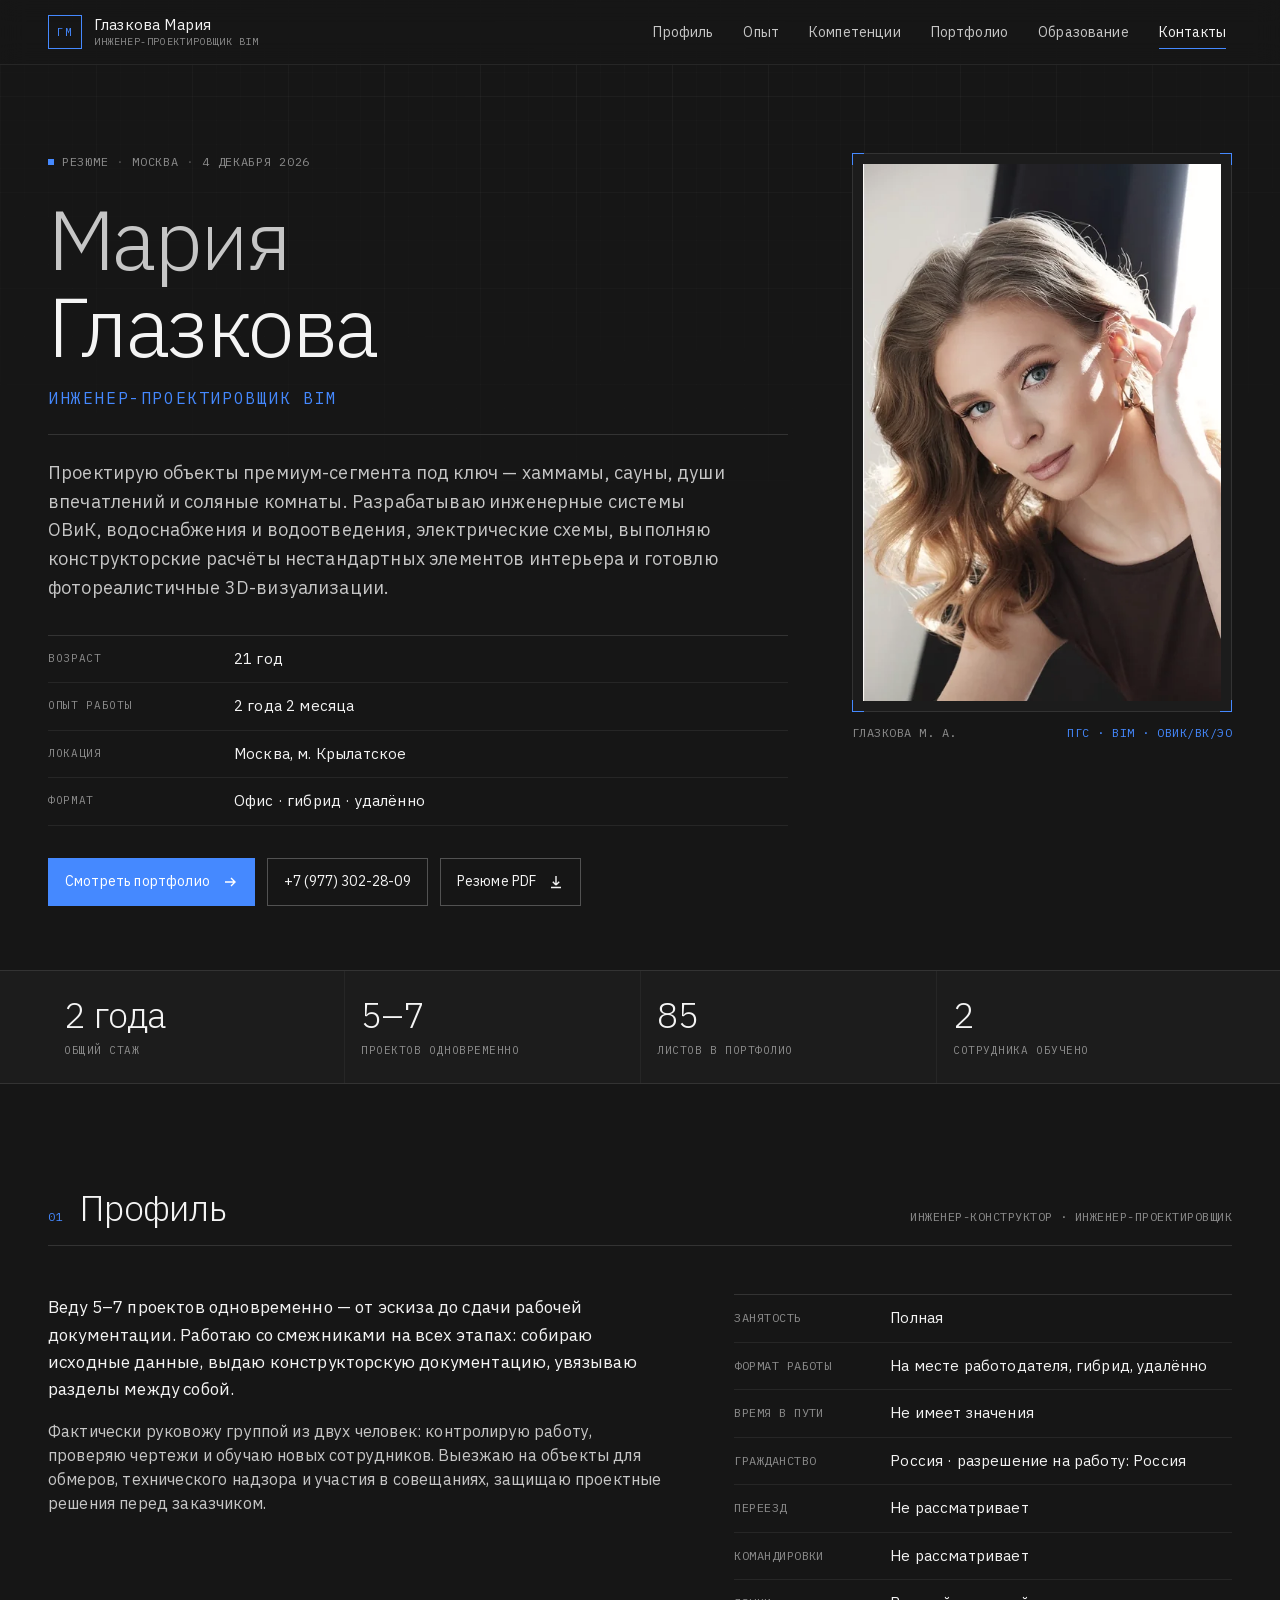
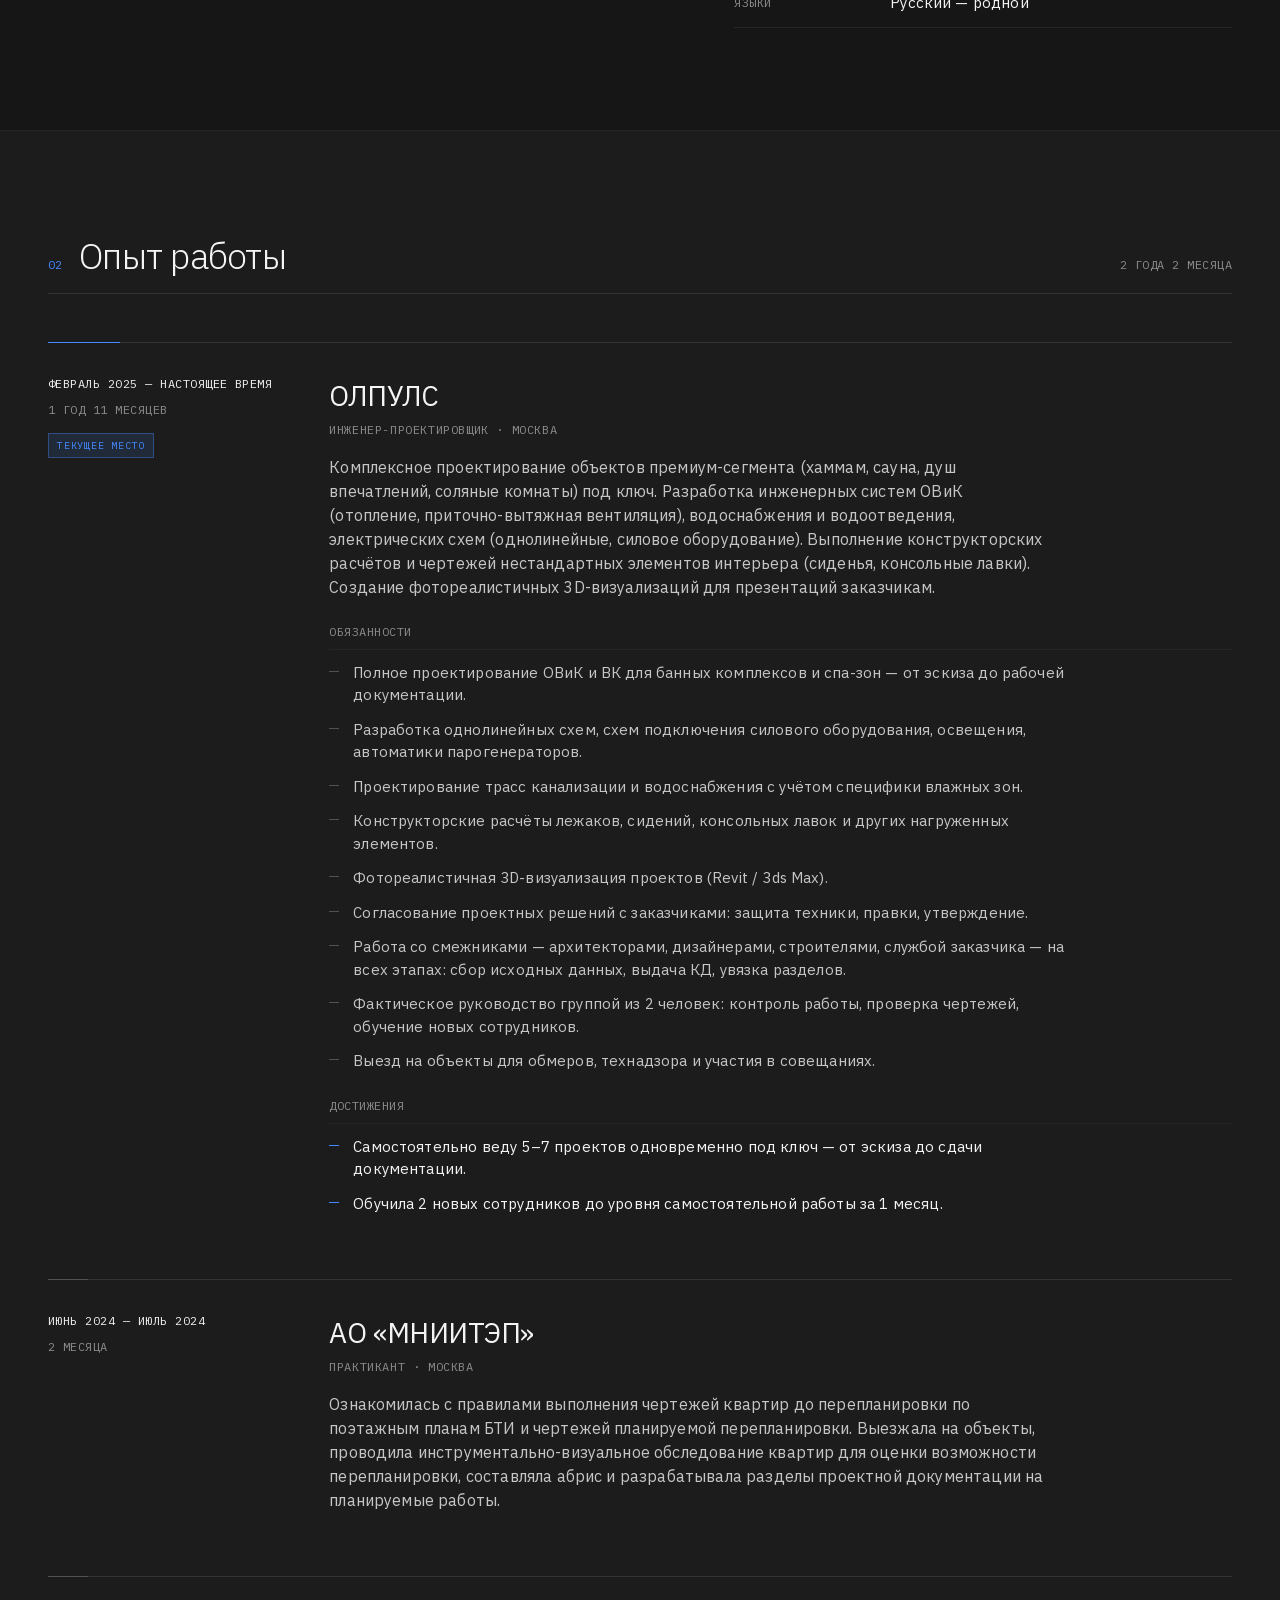
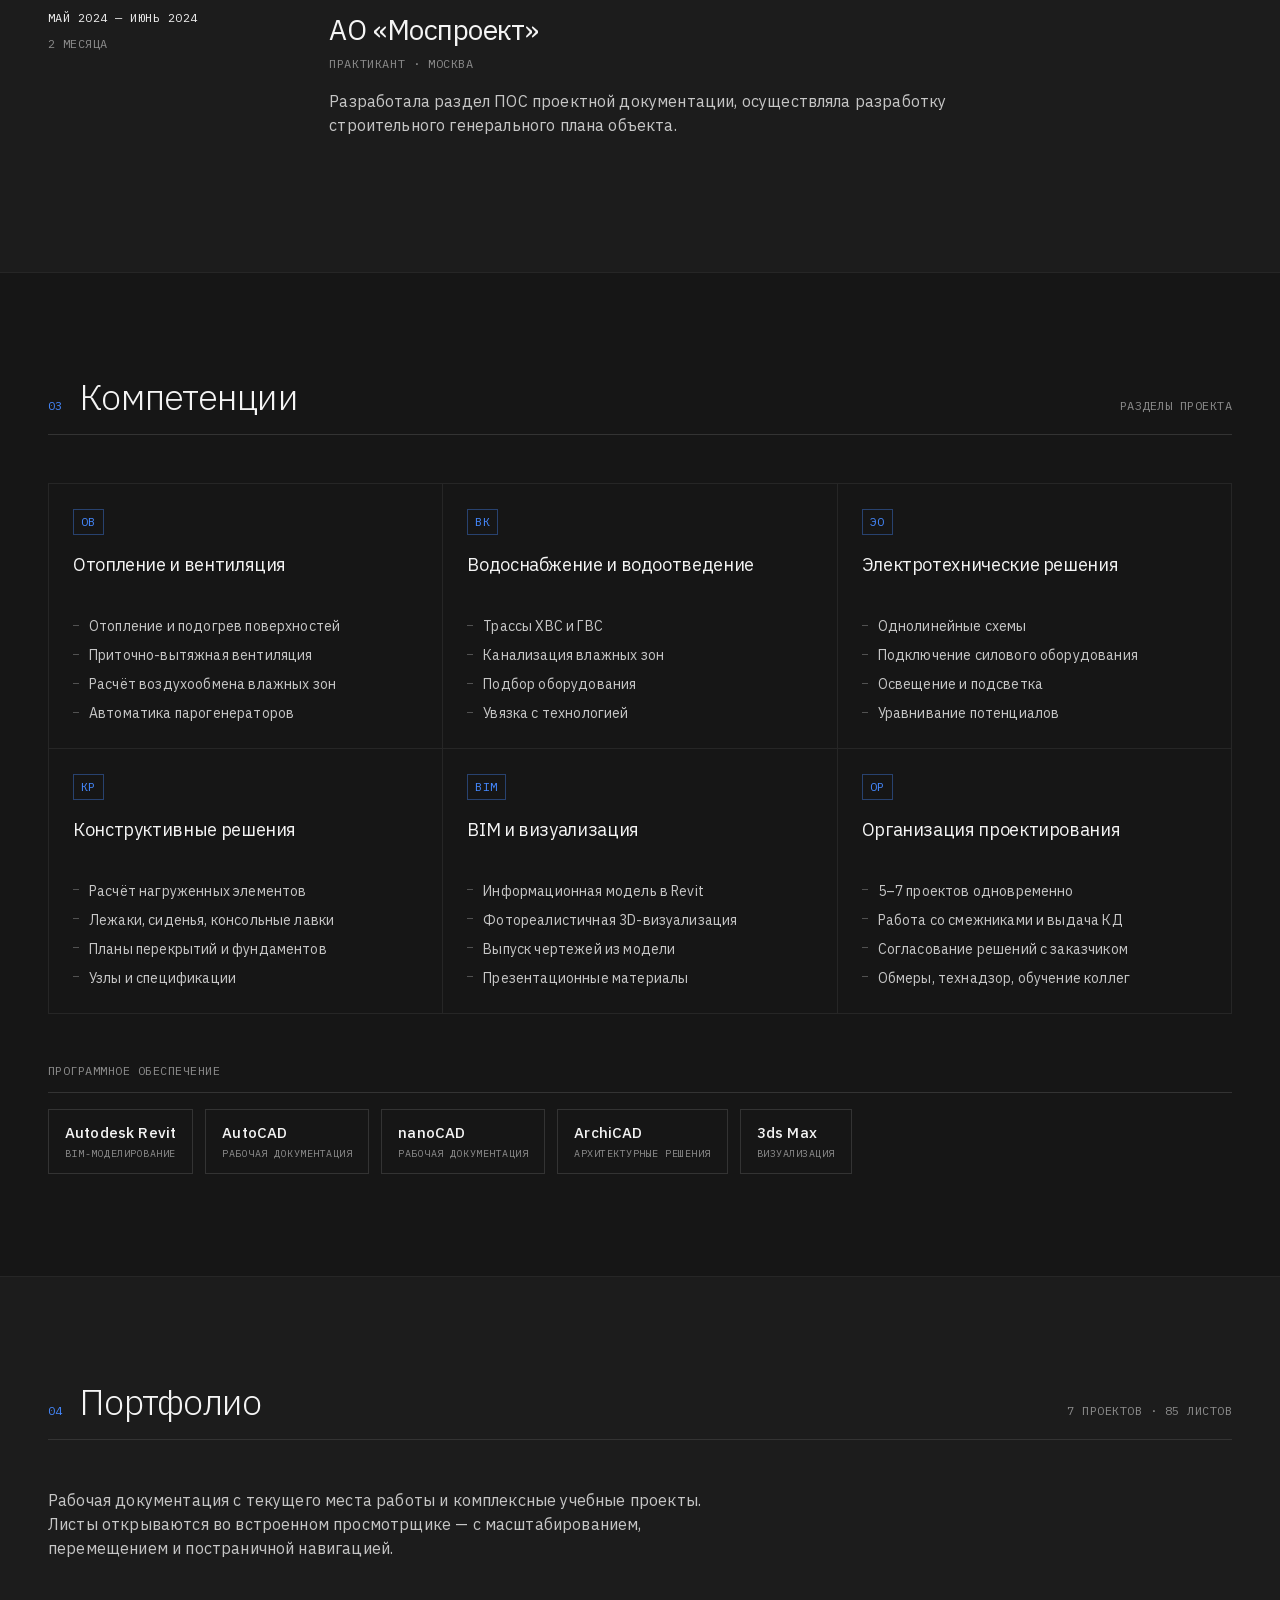
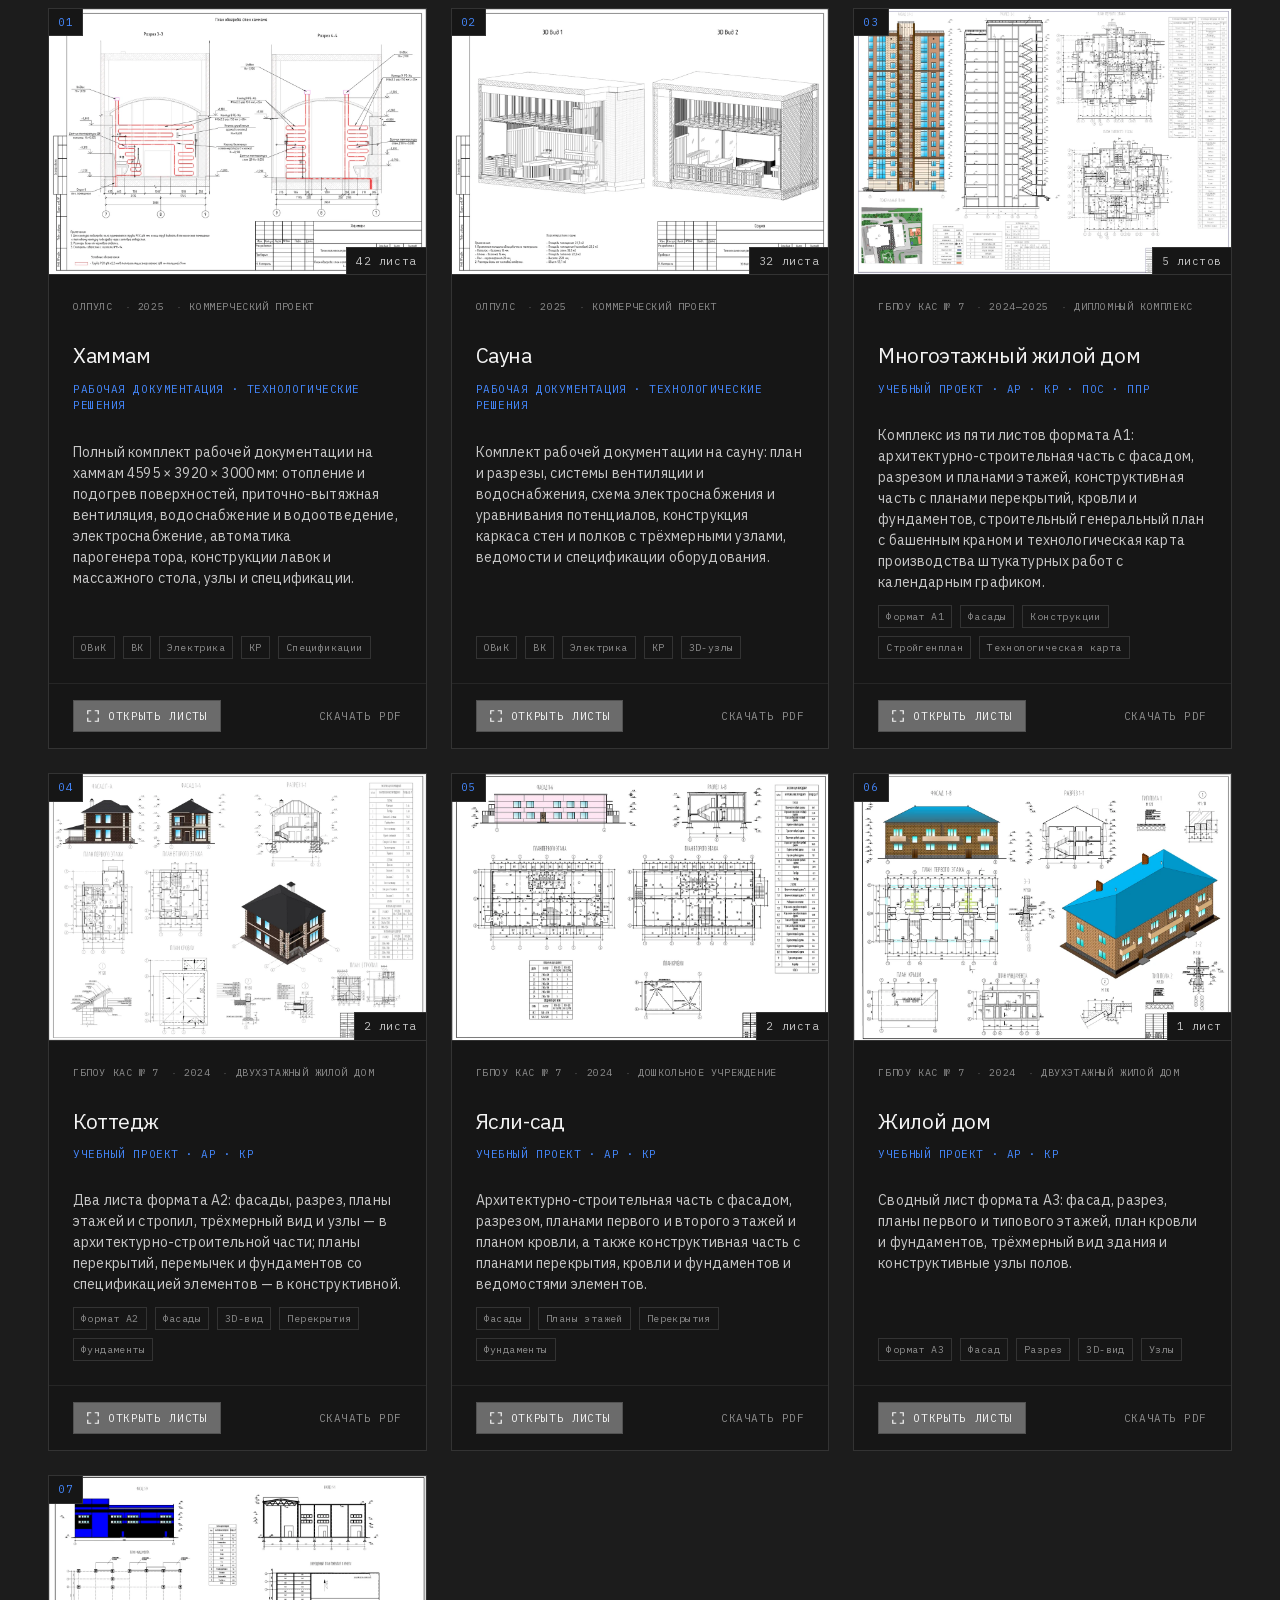
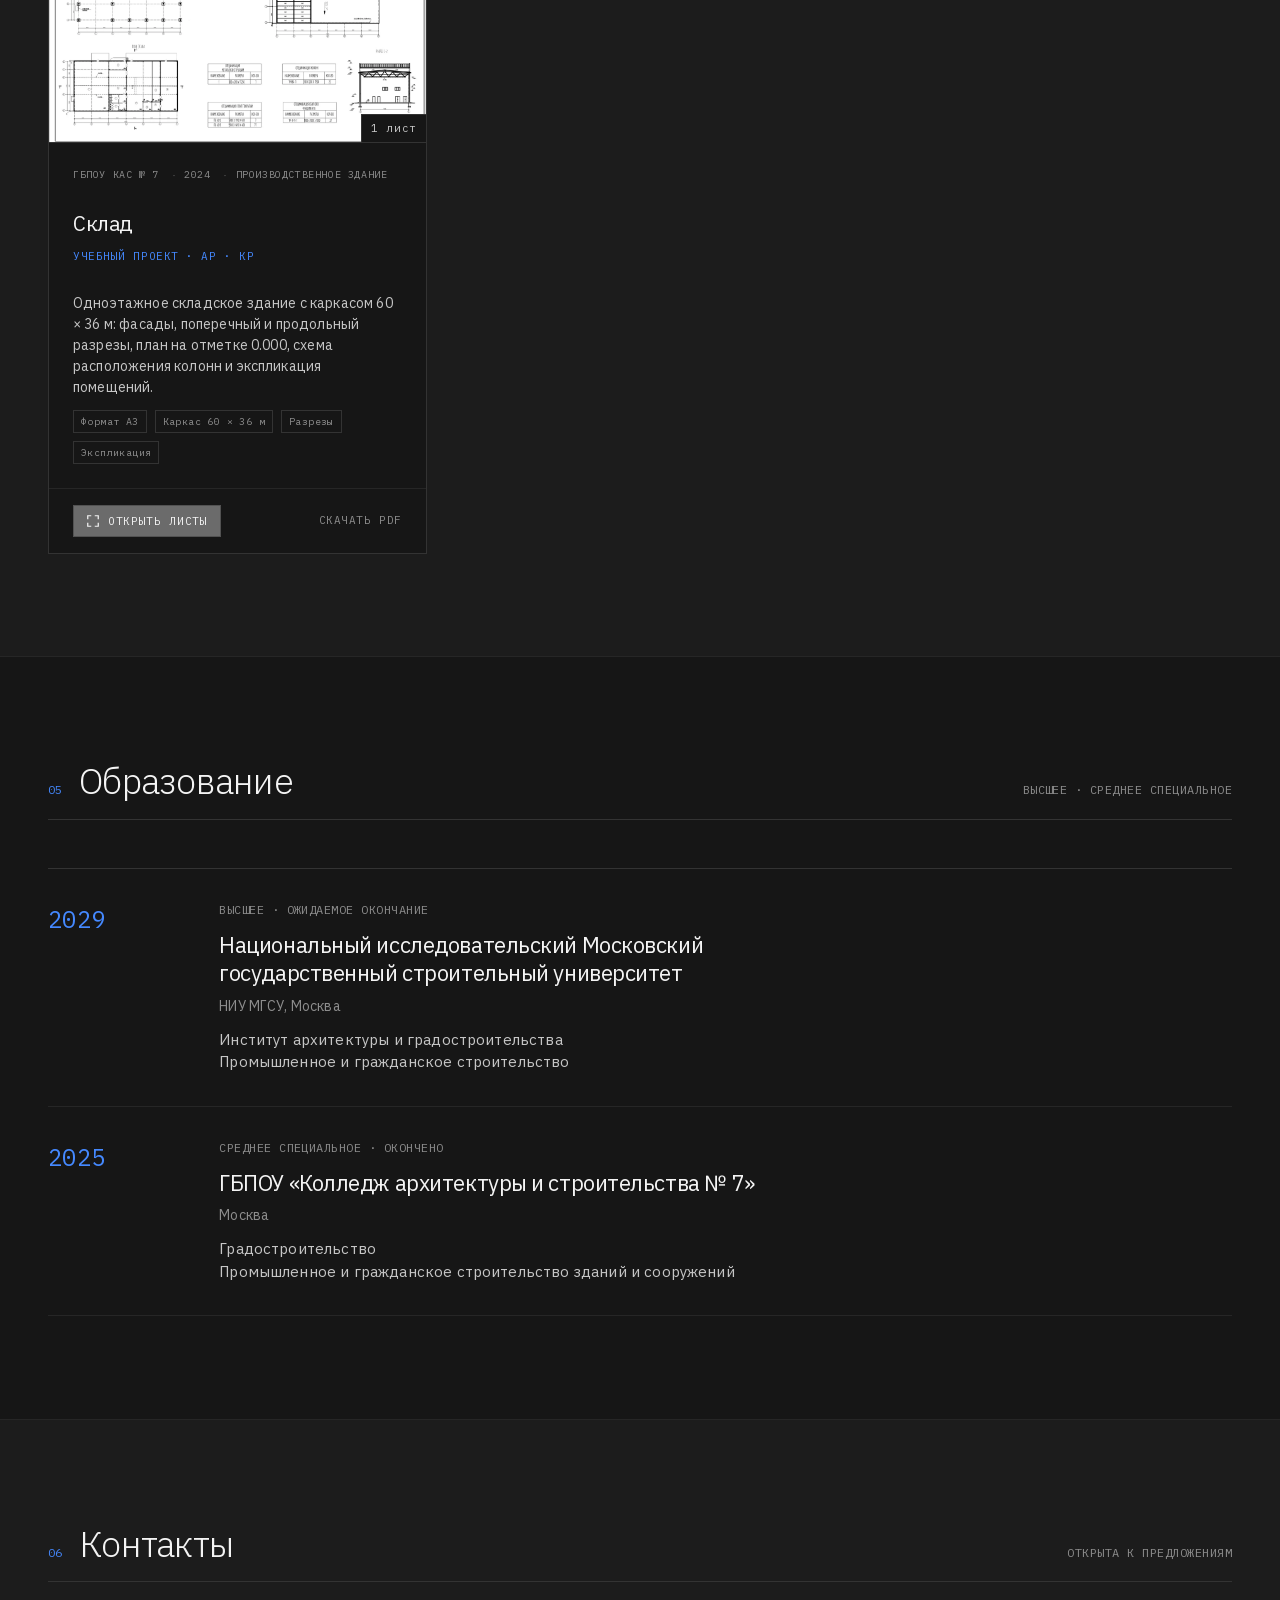
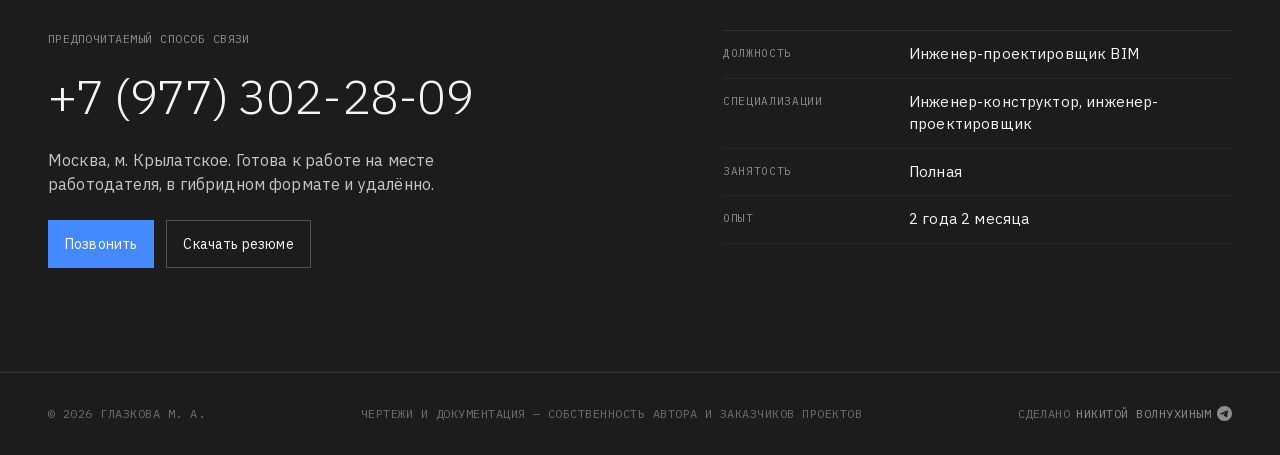
<file: index.html>
<!doctype html>
<html lang="ru">
<head>
<meta charset="utf-8">
<meta name="viewport" content="width=device-width, initial-scale=1, viewport-fit=cover">
<title>Глазкова Мария — инженер-проектировщик BIM</title>
<meta name="description" content="Резюме и портфолио Марии Глазковой — инженера-проектировщика BIM. Комплексное проектирование ОВиК, ВК, электрики и конструкций для объектов премиум-сегмента. 85 листов рабочей документации и учебных проектов.">
<meta name="author" content="Глазкова Мария Алексеевна">
<meta name="theme-color" content="#161616">
<meta name="color-scheme" content="dark">

<link rel="canonical" href="https://glazkova-ma.ru/">

<!-- Превью для мессенджеров и соцсетей требует абсолютных ссылок:
     относительный путь к картинке они не разворачивают. -->
<meta property="og:type" content="profile">
<meta property="og:locale" content="ru_RU">
<meta property="og:site_name" content="Глазкова Мария">
<meta property="og:url" content="https://glazkova-ma.ru/">
<meta property="og:title" content="Глазкова Мария — инженер-проектировщик BIM">
<meta property="og:description" content="Комплексное проектирование ОВиК, ВК, электрики и конструкций. Рабочая документация, BIM-модели и 3D-визуализация.">
<meta property="og:image" content="https://glazkova-ma.ru/assets/img/og-cover.png">
<meta property="og:image:width" content="1200">
<meta property="og:image:height" content="630">
<meta property="og:image:alt" content="Глазкова Мария — инженер-проектировщик BIM">
<meta name="twitter:card" content="summary_large_image">

<meta name="robots" content="index, follow, max-image-preview:large, max-snippet:-1">

<!-- Микроразметка: по ней поисковик понимает, что страница описывает конкретного
     человека, и связывает запрос по имени именно с ней, а не с однофамильцами. -->
<script type="application/ld+json">
{
  "@context": "https://schema.org",
  "@graph": [
    {
      "@type": "ProfilePage",
      "@id": "https://glazkova-ma.ru/#page",
      "url": "https://glazkova-ma.ru/",
      "name": "Глазкова Мария — инженер-проектировщик BIM",
      "inLanguage": "ru-RU",
      "mainEntity": { "@id": "https://glazkova-ma.ru/#person" }
    },
    {
      "@type": "Person",
      "@id": "https://glazkova-ma.ru/#person",
      "name": "Глазкова Мария Алексеевна",
      "alternateName": ["Мария Глазкова", "Глазкова Мария"],
      "givenName": "Мария",
      "familyName": "Глазкова",
      "additionalName": "Алексеевна",
      "jobTitle": "Инженер-проектировщик BIM",
      "url": "https://glazkova-ma.ru/",
      "image": "https://glazkova-ma.ru/assets/img/portrait-1100.webp",
      "telephone": "+7-977-302-28-09",
      "description": "Инженер-проектировщик BIM. Комплексное проектирование объектов премиум-сегмента под ключ: ОВиК, водоснабжение и водоотведение, электротехнические решения, конструктивные расчёты и 3D-визуализация.",
      "address": {
        "@type": "PostalAddress",
        "addressLocality": "Москва",
        "addressCountry": "RU"
      },
      "worksFor": {
        "@type": "Organization",
        "name": "ОЛПУЛС",
        "address": {
          "@type": "PostalAddress",
          "addressLocality": "Москва",
          "addressCountry": "RU"
        }
      },
      "alumniOf": [
        {
          "@type": "CollegeOrUniversity",
          "name": "Национальный исследовательский Московский государственный строительный университет",
          "alternateName": "НИУ МГСУ"
        },
        {
          "@type": "EducationalOrganization",
          "name": "ГБПОУ «Колледж архитектуры и строительства № 7»"
        }
      ],
      "knowsAbout": [
        "Проектирование BIM",
        "Отопление, вентиляция и кондиционирование",
        "Водоснабжение и водоотведение",
        "Электротехнические решения",
        "Конструктивные решения",
        "Рабочая документация",
        "Autodesk Revit",
        "AutoCAD",
        "nanoCAD",
        "ArchiCAD",
        "3ds Max",
        "Промышленное и гражданское строительство"
      ],
      "knowsLanguage": {
        "@type": "Language",
        "name": "Русский",
        "alternateName": "ru"
      }
    },
    {
      "@type": "WebSite",
      "@id": "https://glazkova-ma.ru/#website",
      "url": "https://glazkova-ma.ru/",
      "name": "Глазкова Мария — резюме и портфолио",
      "inLanguage": "ru-RU",
      "publisher": { "@id": "https://glazkova-ma.ru/#person" }
    }
  ]
}
</script>

<link rel="icon" href="assets/img/favicon.svg" type="image/svg+xml">
<link rel="apple-touch-icon" href="assets/img/favicon.svg">

<!-- Шрифты лежат рядом с сайтом: ни одного запроса на внешние CDN.
     Таблица со шрифтами идёт первой, чтобы они начали грузиться раньше вёрстки. -->
<link rel="stylesheet" href="assets/fonts/fonts.css">
<link rel="stylesheet" href="assets/css/style.css">

<script>
  /* Ставим флаг до первой отрисовки: иначе анимируемый текст успеет мигнуть.
     Если модуль не запустился (старый браузер, сбой сети) — через 3 с
     флаг снимается и страница показывает всё как есть. */
  (function () {
    var root = document.documentElement;
    try {
      if (window.matchMedia('(prefers-reduced-motion: reduce)').matches) return;
    } catch (e) { return; }
    root.classList.add('js-reveal');
    setTimeout(function () {
      if (!root.dataset.revealReady) root.classList.remove('js-reveal');
    }, 3000);
  })();
</script>
</head>

<body>
<a class="skip-link" href="#main">Перейти к содержанию</a>

<div class="blueprint" aria-hidden="true"></div>

<header class="site-header" id="siteHeader">
  <div class="shell site-header__inner">
    <a class="brand" href="#top">
      <span class="brand__mark" aria-hidden="true">ГМ</span>
      <span class="brand__text">
        <span class="brand__name">Глазкова Мария</span>
        <span class="brand__role">Инженер-проектировщик&nbsp;BIM</span>
      </span>
    </a>

    <nav class="nav" id="siteNav" aria-label="Разделы страницы">
      <a href="#about">Профиль</a>
      <a href="#experience">Опыт</a>
      <a href="#skills">Компетенции</a>
      <a href="#portfolio">Портфолио</a>
      <a href="#education">Образование</a>
      <a href="#contacts">Контакты</a>
    </nav>

    <button class="nav-toggle" id="navToggle" type="button"
            aria-expanded="false" aria-controls="siteNav" aria-label="Меню">
      <span class="nav-toggle__bars" aria-hidden="true"><i></i><i></i><i></i></span>
    </button>
  </div>
</header>

<main id="main">

  <!-- ============================ HERO ============================ -->
  <section class="hero" id="top">
    <div class="shell hero__inner">

      <div class="hero__body">
        <p class="eyebrow">
          <span class="eyebrow__dot" aria-hidden="true"></span>
          <span class="eyebrow__item">Резюме</span>
          <span class="eyebrow__item">Москва</span>
          <span class="eyebrow__item" data-today-iso>7 октября 2026</span>
        </p>

        <h1 class="hero__name t-stagger">
          <span class="hero__first t-stagger-line">Мария</span>
          <span class="hero__last t-stagger-line">Глазкова</span>
        </h1>

        <p class="hero__role t-stream" style="--d: 360ms">Инженер-проектировщик&nbsp;BIM</p>

        <p class="hero__lead">
          Проектирую объекты премиум-сегмента под ключ — хаммамы, сауны, души впечатлений
          и соляные комнаты. Разрабатываю инженерные системы ОВиК, водоснабжения и водоотведения,
          электрические схемы, выполняю конструкторские расчёты нестандартных элементов интерьера
          и готовлю фотореалистичные 3D-визуализации.
        </p>

        <dl class="spec">
          <div class="spec__row">
            <dt>Возраст</dt>
            <dd><span data-age>20 лет</span></dd>
          </div>
          <div class="spec__row">
            <dt>Опыт работы</dt>
            <dd><span data-total-experience>2 года</span></dd>
          </div>
          <div class="spec__row">
            <dt>Локация</dt>
            <dd>Москва, м.&nbsp;Крылатское</dd>
          </div>
          <div class="spec__row">
            <dt>Формат</dt>
            <dd>Офис · гибрид · удалённо</dd>
          </div>
        </dl>

        <div class="hero__actions">
          <a class="btn btn--primary" href="#portfolio">
            Смотреть портфолио
            <svg class="btn__icon" viewBox="0 0 16 16" aria-hidden="true"><path d="M3 8h9M9 4l4 4-4 4" fill="none" stroke="currentColor" stroke-width="1.4"/></svg>
          </a>
          <a class="btn btn--ghost" href="tel:+79773022809">+7 (977) 302-28-09</a>
          <a class="btn btn--ghost" href="assets/rezume-glazkova-ma.pdf" download>
            Резюме PDF
            <svg class="btn__icon" viewBox="0 0 16 16" aria-hidden="true"><path d="M8 2v9m0 0 3.2-3.2M8 11 4.8 7.8M3 13.5h10" fill="none" stroke="currentColor" stroke-width="1.4"/></svg>
          </a>
        </div>
      </div>

      <figure class="portrait">
        <div class="portrait__frame">
          <span class="tick tick--tl" aria-hidden="true"></span>
          <span class="tick tick--tr" aria-hidden="true"></span>
          <span class="tick tick--bl" aria-hidden="true"></span>
          <span class="tick tick--br" aria-hidden="true"></span>
          <img src="assets/img/portrait-760.webp"
               srcset="assets/img/portrait-480.webp 480w, assets/img/portrait-760.webp 760w, assets/img/portrait-1100.webp 853w"
               sizes="(max-width: 700px) 70vw, (max-width: 1100px) 34vw, 380px"
               width="853" height="1280"
               alt="Портрет Марии Глазковой" fetchpriority="high" decoding="async">
        </div>
        <figcaption class="portrait__caption t-stream" style="--d: 620ms">
          <span class="mono">ГЛАЗКОВА М. А.</span>
          <span class="mono portrait__code">ПГС · BIM · ОВиК/ВК/ЭО</span>
        </figcaption>
      </figure>

    </div>
  </section>

  <!-- ========================== ПОКАЗАТЕЛИ ========================= -->
  <section class="metrics" aria-label="Ключевые показатели">
    <div class="shell metrics__grid">
      <div class="metric">
        <span class="metric__value" data-total-experience-short>2 года</span>
        <span class="metric__label">Общий стаж</span>
      </div>
      <div class="metric">
        <span class="metric__value">5–7</span>
        <span class="metric__label">Проектов одновременно</span>
      </div>
      <div class="metric">
        <span class="metric__value" data-total-sheets>85</span>
        <span class="metric__label">Листов в портфолио</span>
      </div>
      <div class="metric">
        <span class="metric__value">2</span>
        <span class="metric__label">Сотрудника обучено</span>
      </div>
    </div>
  </section>

  <!-- ============================ ПРОФИЛЬ ========================== -->
  <section class="section" id="about">
    <div class="shell">
      <header class="sec-head">
        <span class="sec-head__num mono">01</span>
        <h2 class="sec-head__title">Профиль</h2>
        <span class="sec-head__meta mono">Инженер-конструктор · инженер-проектировщик</span>
      </header>

      <div class="about">
        <div class="about__text">
          <p class="lead">
            Веду 5–7 проектов одновременно — от эскиза до сдачи рабочей документации.
            Работаю со смежниками на всех этапах: собираю исходные данные, выдаю конструкторскую
            документацию, увязываю разделы между собой.
          </p>
          <p>
            Фактически руковожу группой из двух человек: контролирую работу, проверяю чертежи
            и обучаю новых сотрудников. Выезжаю на объекты для обмеров, технического надзора
            и участия в совещаниях, защищаю проектные решения перед заказчиком.
          </p>
        </div>

        <ul class="facts">
          <li class="fact">
            <span class="fact__key mono">Занятость</span>
            <span class="fact__val">Полная</span>
          </li>
          <li class="fact">
            <span class="fact__key mono">Формат работы</span>
            <span class="fact__val">На месте работодателя, гибрид, удалённо</span>
          </li>
          <li class="fact">
            <span class="fact__key mono">Время в пути</span>
            <span class="fact__val">Не имеет значения</span>
          </li>
          <li class="fact">
            <span class="fact__key mono">Гражданство</span>
            <span class="fact__val">Россия · разрешение на работу: Россия</span>
          </li>
          <li class="fact">
            <span class="fact__key mono">Переезд</span>
            <span class="fact__val">Не рассматривает</span>
          </li>
          <li class="fact">
            <span class="fact__key mono">Командировки</span>
            <span class="fact__val">Не рассматривает</span>
          </li>
          <li class="fact">
            <span class="fact__key mono">Языки</span>
            <span class="fact__val">Русский — родной</span>
          </li>
        </ul>
      </div>
    </div>
  </section>

  <!-- =========================== ОПЫТ ============================== -->
  <section class="section section--alt" id="experience">
    <div class="shell">
      <header class="sec-head">
        <span class="sec-head__num mono">02</span>
        <h2 class="sec-head__title">Опыт работы</h2>
        <span class="sec-head__meta mono" data-total-experience>2 года</span>
      </header>

      <ol class="timeline">

        <li class="job job--current">
          <div class="job__aside">
            <p class="job__period mono">Февраль&nbsp;2025 — настоящее&nbsp;время</p>
            <p class="job__duration mono" data-job-duration="olpuls">1 год 9 месяцев</p>
            <p class="job__badge">Текущее место</p>
          </div>

          <div class="job__main">
            <h3 class="job__company">ОЛПУЛС</h3>
            <p class="job__position">Инженер-проектировщик · Москва</p>
            <p class="job__desc">
              Комплексное проектирование объектов премиум-сегмента (хаммам, сауна, душ впечатлений,
              соляные комнаты) под ключ. Разработка инженерных систем ОВиК (отопление,
              приточно-вытяжная вентиляция), водоснабжения и водоотведения, электрических схем
              (однолинейные, силовое оборудование). Выполнение конструкторских расчётов и чертежей
              нестандартных элементов интерьера (сиденья, консольные лавки). Создание
              фотореалистичных 3D-визуализаций для презентаций заказчикам.
            </p>

            <h4 class="job__subhead mono">Обязанности</h4>
            <ul class="job__list">
              <li>Полное проектирование ОВиК и ВК для банных комплексов и спа-зон — от эскиза до рабочей документации.</li>
              <li>Разработка однолинейных схем, схем подключения силового оборудования, освещения, автоматики парогенераторов.</li>
              <li>Проектирование трасс канализации и водоснабжения с учётом специфики влажных зон.</li>
              <li>Конструкторские расчёты лежаков, сидений, консольных лавок и других нагруженных элементов.</li>
              <li>Фотореалистичная 3D-визуализация проектов (Revit / 3ds&nbsp;Max).</li>
              <li>Согласование проектных решений с заказчиками: защита техники, правки, утверждение.</li>
              <li>Работа со смежниками — архитекторами, дизайнерами, строителями, службой заказчика — на всех этапах: сбор исходных данных, выдача КД, увязка разделов.</li>
              <li>Фактическое руководство группой из 2 человек: контроль работы, проверка чертежей, обучение новых сотрудников.</li>
              <li>Выезд на объекты для обмеров, технадзора и участия в совещаниях.</li>
            </ul>

            <h4 class="job__subhead mono">Достижения</h4>
            <ul class="job__list job__list--accent">
              <li>Самостоятельно веду 5–7 проектов одновременно под ключ — от эскиза до сдачи документации.</li>
              <li>Обучила 2 новых сотрудников до уровня самостоятельной работы за 1 месяц.</li>
            </ul>
          </div>
        </li>

        <li class="job">
          <div class="job__aside">
            <p class="job__period mono">Июнь&nbsp;2024 — июль&nbsp;2024</p>
            <p class="job__duration mono">2 месяца</p>
          </div>
          <div class="job__main">
            <h3 class="job__company">АО «МНИИТЭП»</h3>
            <p class="job__position">Практикант · Москва</p>
            <p class="job__desc">
              Ознакомилась с правилами выполнения чертежей квартир до перепланировки по поэтажным
              планам БТИ и чертежей планируемой перепланировки. Выезжала на объекты, проводила
              инструментально-визуальное обследование квартир для оценки возможности перепланировки,
              составляла абрис и разрабатывала разделы проектной документации на планируемые работы.
            </p>
          </div>
        </li>

        <li class="job">
          <div class="job__aside">
            <p class="job__period mono">Май&nbsp;2024 — июнь&nbsp;2024</p>
            <p class="job__duration mono">2 месяца</p>
          </div>
          <div class="job__main">
            <h3 class="job__company">АО «Моспроект»</h3>
            <p class="job__position">Практикант · Москва</p>
            <p class="job__desc">
              Разработала раздел ПОС проектной документации, осуществляла разработку
              строительного генерального плана объекта.
            </p>
          </div>
        </li>

      </ol>
    </div>
  </section>

  <!-- ======================== КОМПЕТЕНЦИИ ========================== -->
  <section class="section" id="skills">
    <div class="shell">
      <header class="sec-head">
        <span class="sec-head__num mono">03</span>
        <h2 class="sec-head__title">Компетенции</h2>
        <span class="sec-head__meta mono">Разделы проекта</span>
      </header>

      <div class="cards">
        <article class="card">
          <span class="card__code mono">ОВ</span>
          <h3 class="card__title">Отопление и вентиляция</h3>
          <ul class="card__list">
            <li>Отопление и подогрев поверхностей</li>
            <li>Приточно-вытяжная вентиляция</li>
            <li>Расчёт воздухообмена влажных зон</li>
            <li>Автоматика парогенераторов</li>
          </ul>
        </article>

        <article class="card">
          <span class="card__code mono">ВК</span>
          <h3 class="card__title">Водоснабжение и водоотведение</h3>
          <ul class="card__list">
            <li>Трассы ХВС и ГВС</li>
            <li>Канализация влажных зон</li>
            <li>Подбор оборудования</li>
            <li>Увязка с технологией</li>
          </ul>
        </article>

        <article class="card">
          <span class="card__code mono">ЭО</span>
          <h3 class="card__title">Электротехнические решения</h3>
          <ul class="card__list">
            <li>Однолинейные схемы</li>
            <li>Подключение силового оборудования</li>
            <li>Освещение и подсветка</li>
            <li>Уравнивание потенциалов</li>
          </ul>
        </article>

        <article class="card">
          <span class="card__code mono">КР</span>
          <h3 class="card__title">Конструктивные решения</h3>
          <ul class="card__list">
            <li>Расчёт нагруженных элементов</li>
            <li>Лежаки, сиденья, консольные лавки</li>
            <li>Планы перекрытий и фундаментов</li>
            <li>Узлы и спецификации</li>
          </ul>
        </article>

        <article class="card">
          <span class="card__code mono">BIM</span>
          <h3 class="card__title">BIM и визуализация</h3>
          <ul class="card__list">
            <li>Информационная модель в Revit</li>
            <li>Фотореалистичная 3D-визуализация</li>
            <li>Выпуск чертежей из модели</li>
            <li>Презентационные материалы</li>
          </ul>
        </article>

        <article class="card">
          <span class="card__code mono">ОР</span>
          <h3 class="card__title">Организация проектирования</h3>
          <ul class="card__list">
            <li>5–7 проектов одновременно</li>
            <li>Работа со смежниками и выдача КД</li>
            <li>Согласование решений с заказчиком</li>
            <li>Обмеры, технадзор, обучение коллег</li>
          </ul>
        </article>
      </div>

      <div class="software">
        <h3 class="software__head mono">Программное обеспечение</h3>
        <ul class="software__list">
          <li class="chip"><b>Autodesk Revit</b><span>BIM-моделирование</span></li>
          <li class="chip"><b>AutoCAD</b><span>Рабочая документация</span></li>
          <li class="chip"><b>nanoCAD</b><span>Рабочая документация</span></li>
          <li class="chip"><b>ArchiCAD</b><span>Архитектурные решения</span></li>
          <li class="chip"><b>3ds Max</b><span>Визуализация</span></li>
        </ul>
      </div>
    </div>
  </section>

  <!-- ========================== ПОРТФОЛИО ========================== -->
  <section class="section section--alt" id="portfolio">
    <div class="shell">
      <header class="sec-head">
        <span class="sec-head__num mono">04</span>
        <h2 class="sec-head__title">Портфолио</h2>
        <span class="sec-head__meta mono">
          <span data-total-projects>7</span> проектов · <span data-total-sheets>85</span> листов
        </span>
      </header>

      <p class="section__intro">
        Рабочая документация с текущего места работы и комплексные учебные проекты.
        Листы открываются во встроенном просмотрщике — с масштабированием, перемещением
        и постраничной навигацией.
      </p>

      <div class="projects" id="projects">
        <noscript>
          <p class="notice">
            Для просмотра чертежей включите JavaScript — или скачайте комплекты напрямую:
            <a href="assets/portfolio/hammam.pdf">Хаммам</a>, <a href="assets/portfolio/sauna.pdf">Сауна</a>,
            <a href="assets/portfolio/mnogoetazhka-as.pdf">Многоэтажный жилой дом</a>,
            <a href="assets/portfolio/kottedzh-as.pdf">Коттедж</a>, <a href="assets/portfolio/yasli-as.pdf">Ясли-сад</a>,
            <a href="assets/portfolio/zhiloy-dom.pdf">Жилой дом</a>, <a href="assets/portfolio/sklad.pdf">Склад</a>.
          </p>
        </noscript>
      </div>
    </div>
  </section>

  <!-- ========================= ОБРАЗОВАНИЕ ========================= -->
  <section class="section" id="education">
    <div class="shell">
      <header class="sec-head">
        <span class="sec-head__num mono">05</span>
        <h2 class="sec-head__title">Образование</h2>
        <span class="sec-head__meta mono">Высшее · среднее специальное</span>
      </header>

      <div class="edu">
        <article class="edu__item">
          <p class="edu__year mono">2029</p>
          <div class="edu__body">
            <p class="edu__level mono">Высшее · ожидаемое окончание</p>
            <h3 class="edu__school">Национальный исследовательский Московский государственный строительный университет</h3>
            <p class="edu__meta">НИУ МГСУ, Москва</p>
            <p class="edu__program">
              Институт архитектуры и градостроительства<br>
              Промышленное и гражданское строительство
            </p>
          </div>
        </article>

        <article class="edu__item">
          <p class="edu__year mono">2025</p>
          <div class="edu__body">
            <p class="edu__level mono">Среднее специальное · окончено</p>
            <h3 class="edu__school">ГБПОУ «Колледж архитектуры и строительства № 7»</h3>
            <p class="edu__meta">Москва</p>
            <p class="edu__program">
              Градостроительство<br>
              Промышленное и гражданское строительство зданий и сооружений
            </p>
          </div>
        </article>
      </div>
    </div>
  </section>

  <!-- ========================== КОНТАКТЫ =========================== -->
  <section class="section section--alt" id="contacts">
    <div class="shell">
      <header class="sec-head">
        <span class="sec-head__num mono">06</span>
        <h2 class="sec-head__title">Контакты</h2>
        <span class="sec-head__meta mono">Открыта к предложениям</span>
      </header>

      <div class="contacts">
        <div class="contacts__main t-stagger">
          <p class="contacts__hint mono t-stagger-line">Предпочитаемый способ связи</p>
          <a class="contacts__phone t-stagger-line" href="tel:+79773022809">+7 (977) 302-28-09</a>
          <p class="contacts__note t-stagger-line">
            Москва, м.&nbsp;Крылатское. Готова к работе на месте работодателя,
            в гибридном формате и удалённо.
          </p>
          <div class="contacts__actions t-stagger-line">
            <a class="btn btn--primary" href="tel:+79773022809">Позвонить</a>
            <a class="btn btn--ghost" href="assets/rezume-glazkova-ma.pdf" download>Скачать резюме</a>
          </div>
        </div>

        <dl class="contacts__spec">
          <div class="spec__row"><dt>Должность</dt><dd>Инженер-проектировщик BIM</dd></div>
          <div class="spec__row"><dt>Специализации</dt><dd>Инженер-конструктор, инженер-проектировщик</dd></div>
          <div class="spec__row"><dt>Занятость</dt><dd>Полная</dd></div>
          <div class="spec__row"><dt>Опыт</dt><dd><span data-total-experience>2 года</span></dd></div>
        </dl>
      </div>
    </div>
  </section>

</main>

<footer class="site-footer">
  <div class="shell site-footer__legal">
    <p class="mono">© <span data-year>2026</span> Глазкова М. А.</p>
    <p class="mono">Чертежи и документация — собственность автора и заказчиков проектов</p>
    <p class="mono site-footer__made">
      Сделано
      <a class="tg" href="https://t.me/nikita_moonlight" target="_blank" rel="noopener noreferrer"
         title="Написать в Telegram"
         aria-label="Никитой Волнухиным — написать в Telegram">
        <span>Никитой Волнухиным</span>
        <svg class="tg__icon" width="15" height="15" viewBox="0 0 24 24" aria-hidden="true" focusable="false">
          <path d="M12 0C5.373 0 0 5.373 0 12s5.373 12 12 12 12-5.373 12-12S18.627 0 12 0zm5.568 8.16c-.18 1.896-.962 6.502-1.36 8.627-.168.9-.5 1.201-.82 1.23-.697.065-1.226-.46-1.901-.902-1.056-.693-1.653-1.124-2.678-1.8-1.185-.78-.417-1.21.258-1.91.177-.184 3.247-2.977 3.307-3.23.007-.032.014-.15-.056-.212-.07-.062-.174-.041-.249-.024-.106.024-1.793 1.14-5.061 3.345-.48.33-.913.49-1.302.48-.428-.008-1.252-.241-1.865-.44-.752-.245-1.349-.374-1.297-.789.027-.216.325-.437.893-.663 3.498-1.524 5.83-2.529 6.998-3.014 3.332-1.386 4.025-1.627 4.476-1.635.099-.002.321.023.465.14.12.098.153.23.17.325.016.093.036.306.02.472z"/>
        </svg>
      </a>
    </p>
  </div>
</footer>

<script src="assets/js/app.js" type="module"></script>
<script nomodule>
  document.getElementById('projects').innerHTML =
    '<p class="notice">Браузер не поддерживает современные модули JavaScript. ' +
    'Откройте страницу в актуальной версии браузера, чтобы просмотреть чертежи.</p>';
</script>
</body>
</html>
</file>
<file: assets/fonts/fonts.css>
/* IBM Plex Sans / IBM Plex Mono — self-hosted (latin + cyrillic). SIL OFL 1.1 */

@font-face {
  font-family: 'IBM Plex Mono';
  font-style: normal;
  font-weight: 400;
  font-display: swap;
  src: url(./ibm-plex-mono-400-cyrillic.woff2) format('woff2');
  unicode-range: U+0301, U+0400-045F, U+0490-0491, U+04B0-04B1, U+2116;
}

@font-face {
  font-family: 'IBM Plex Mono';
  font-style: normal;
  font-weight: 400;
  font-display: swap;
  src: url(./ibm-plex-mono-400-latin.woff2) format('woff2');
  unicode-range: U+0000-00FF, U+0131, U+0152-0153, U+02BB-02BC, U+02C6, U+02DA, U+02DC, U+0304, U+0308, U+0329, U+2000-206F, U+20AC, U+2122, U+2191, U+2193, U+2212, U+2215, U+FEFF, U+FFFD;
}

@font-face {
  font-family: 'IBM Plex Mono';
  font-style: normal;
  font-weight: 500;
  font-display: swap;
  src: url(./ibm-plex-mono-500-cyrillic.woff2) format('woff2');
  unicode-range: U+0301, U+0400-045F, U+0490-0491, U+04B0-04B1, U+2116;
}

@font-face {
  font-family: 'IBM Plex Mono';
  font-style: normal;
  font-weight: 500;
  font-display: swap;
  src: url(./ibm-plex-mono-500-latin.woff2) format('woff2');
  unicode-range: U+0000-00FF, U+0131, U+0152-0153, U+02BB-02BC, U+02C6, U+02DA, U+02DC, U+0304, U+0308, U+0329, U+2000-206F, U+20AC, U+2122, U+2191, U+2193, U+2212, U+2215, U+FEFF, U+FFFD;
}

@font-face {
  font-family: 'IBM Plex Sans';
  font-style: normal;
  font-weight: 300;
  font-stretch: 100%;
  font-display: swap;
  src: url(./ibm-plex-sans-300-cyrillic.woff2) format('woff2');
  unicode-range: U+0301, U+0400-045F, U+0490-0491, U+04B0-04B1, U+2116;
}

@font-face {
  font-family: 'IBM Plex Sans';
  font-style: normal;
  font-weight: 300;
  font-stretch: 100%;
  font-display: swap;
  src: url(./ibm-plex-sans-300-latin.woff2) format('woff2');
  unicode-range: U+0000-00FF, U+0131, U+0152-0153, U+02BB-02BC, U+02C6, U+02DA, U+02DC, U+0304, U+0308, U+0329, U+2000-206F, U+20AC, U+2122, U+2191, U+2193, U+2212, U+2215, U+FEFF, U+FFFD;
}

@font-face {
  font-family: 'IBM Plex Sans';
  font-style: normal;
  font-weight: 400;
  font-stretch: 100%;
  font-display: swap;
  src: url(./ibm-plex-sans-400-cyrillic.woff2) format('woff2');
  unicode-range: U+0301, U+0400-045F, U+0490-0491, U+04B0-04B1, U+2116;
}

@font-face {
  font-family: 'IBM Plex Sans';
  font-style: normal;
  font-weight: 400;
  font-stretch: 100%;
  font-display: swap;
  src: url(./ibm-plex-sans-400-latin.woff2) format('woff2');
  unicode-range: U+0000-00FF, U+0131, U+0152-0153, U+02BB-02BC, U+02C6, U+02DA, U+02DC, U+0304, U+0308, U+0329, U+2000-206F, U+20AC, U+2122, U+2191, U+2193, U+2212, U+2215, U+FEFF, U+FFFD;
}

@font-face {
  font-family: 'IBM Plex Sans';
  font-style: normal;
  font-weight: 500;
  font-stretch: 100%;
  font-display: swap;
  src: url(./ibm-plex-sans-500-cyrillic.woff2) format('woff2');
  unicode-range: U+0301, U+0400-045F, U+0490-0491, U+04B0-04B1, U+2116;
}

@font-face {
  font-family: 'IBM Plex Sans';
  font-style: normal;
  font-weight: 500;
  font-stretch: 100%;
  font-display: swap;
  src: url(./ibm-plex-sans-500-latin.woff2) format('woff2');
  unicode-range: U+0000-00FF, U+0131, U+0152-0153, U+02BB-02BC, U+02C6, U+02DA, U+02DC, U+0304, U+0308, U+0329, U+2000-206F, U+20AC, U+2122, U+2191, U+2193, U+2212, U+2215, U+FEFF, U+FFFD;
}

@font-face {
  font-family: 'IBM Plex Sans';
  font-style: normal;
  font-weight: 600;
  font-stretch: 100%;
  font-display: swap;
  src: url(./ibm-plex-sans-600-cyrillic.woff2) format('woff2');
  unicode-range: U+0301, U+0400-045F, U+0490-0491, U+04B0-04B1, U+2116;
}

@font-face {
  font-family: 'IBM Plex Sans';
  font-style: normal;
  font-weight: 600;
  font-stretch: 100%;
  font-display: swap;
  src: url(./ibm-plex-sans-600-latin.woff2) format('woff2');
  unicode-range: U+0000-00FF, U+0131, U+0152-0153, U+02BB-02BC, U+02C6, U+02DA, U+02DC, U+0304, U+0308, U+0329, U+2000-206F, U+20AC, U+2122, U+2191, U+2193, U+2212, U+2215, U+FEFF, U+FFFD;
}
</file>
<file: assets/css/style.css>
/* =============================================================================
   Глазкова М. А. — лендинг-резюме
   Дизайн-система: IBM Carbon (awesome-design-md / design-md/ibm),
   тема Gray 100 — тёмная чертёжная подача.
   Квадратные углы, волосяные линии, один синий акцент, IBM Plex.
   ========================================================================== */

/* --------------------------------- токены -------------------------------- */
:root {
  /* поверхности Carbon Gray 100 */
  --bg:            #161616;
  --layer-01:      #1c1c1c;
  --layer-02:      #262626;
  --layer-03:      #333;
  --layer-hover:   #2e2e2e;

  /* линии */
  --line:          #333;
  --line-soft:     #262626;
  --line-strong:   #525252;

  /* текст */
  --text-01:       #f4f4f4;
  --text-02:       #c6c6c6;
  --text-03:       #8d8d8d;
  --text-04:       #6f6f6f;

  /* единственный хроматический акцент — Carbon Blue 50 */
  --accent:        #4589ff;
  --accent-hover:  #78a9ff;
  --accent-ghost:  rgba(69, 137, 255, .12);
  --accent-line:   rgba(69, 137, 255, .38);

  --focus:         #ffffff;

  /* типографика */
  --sans: 'IBM Plex Sans', 'Helvetica Neue', Arial, sans-serif;
  --mono: 'IBM Plex Mono', ui-monospace, 'SF Mono', Menlo, Consolas, monospace;

  /* сетка */
  --shell:   1392px;
  --gutter:  clamp(16px, 4vw, 48px);
  --sp-1: 4px;  --sp-2: 8px;  --sp-3: 12px; --sp-4: 16px;
  --sp-5: 24px; --sp-6: 32px; --sp-7: 48px; --sp-8: 64px;
  --sp-9: 96px;

  --section-y: clamp(56px, 8vw, 104px);

  --ease: cubic-bezier(.2, 0, .38, .9);
  --dur:  240ms;

  /* появление текста по словам */
  --stream-gap:   58ms;
  --stream-fade:  380ms;
  --stream-blur:  2px;
  --stream-ease:  cubic-bezier(.22, 1, .36, 1);

  /* построчное появление со сдвигом */
  --stagger-dur:      520ms;
  --stagger-distance: 12px;
  --stagger-step:     55ms;
  --stagger-blur:     3px;
  --stagger-ease:     cubic-bezier(.22, 1, .36, 1);
}

/* ------------------------------- базовое --------------------------------- */
*, *::before, *::after { box-sizing: border-box; }

html {
  -webkit-text-size-adjust: 100%;
  scroll-behavior: smooth;
  scroll-padding-top: 88px;
}

body {
  margin: 0;
  background: var(--bg);
  color: var(--text-02);
  font-family: var(--sans);
  font-size: 16px;
  line-height: 1.5;
  letter-spacing: .16px;
  font-weight: 400;
  -webkit-font-smoothing: antialiased;
  overflow-x: hidden;
}

body.is-locked { overflow: hidden; }

h1, h2, h3, h4 {
  color: var(--text-01);
  font-weight: 300;
  letter-spacing: -.02em;
  margin: 0;
}

p { margin: 0 0 var(--sp-4); }
p:last-child { margin-bottom: 0; }

a { color: var(--accent); text-decoration: none; }
a:hover { color: var(--accent-hover); text-decoration: underline; }

ul, ol { margin: 0; padding: 0; list-style: none; }

img { max-width: 100%; display: block; }

:focus-visible {
  outline: 2px solid var(--focus);
  outline-offset: 2px;
}

.mono {
  font-family: var(--mono);
  font-size: .75rem;
  letter-spacing: .04em;
  text-transform: uppercase;
}

.shell {
  width: 100%;
  max-width: var(--shell);
  margin-inline: auto;
  padding-inline: var(--gutter);
}

.skip-link {
  position: fixed;
  top: -100px; left: var(--sp-4);
  z-index: 200;
  background: var(--accent);
  color: #fff;
  padding: var(--sp-3) var(--sp-4);
  font-size: .875rem;
  transition: top var(--dur) var(--ease);
}
.skip-link:focus { top: var(--sp-4); text-decoration: none; }

/* ------------------------- чертёжная подложка ---------------------------- */
.blueprint {
  position: fixed;
  inset: 0;
  z-index: 0;
  pointer-events: none;
  background-image:
    linear-gradient(to right,  rgba(255,255,255,.028) 1px, transparent 1px),
    linear-gradient(to bottom, rgba(255,255,255,.028) 1px, transparent 1px),
    linear-gradient(to right,  rgba(255,255,255,.015) 1px, transparent 1px),
    linear-gradient(to bottom, rgba(255,255,255,.015) 1px, transparent 1px);
  background-size: 96px 96px, 96px 96px, 24px 24px, 24px 24px;
  mask-image: radial-gradient(ellipse 120% 80% at 50% 0%, #000 0%, transparent 78%);
  -webkit-mask-image: radial-gradient(ellipse 120% 80% at 50% 0%, #000 0%, transparent 78%);
}

main, .site-header, .site-footer { position: relative; z-index: 1; }

/* ------------------------------- шапка ----------------------------------- */
.site-header {
  position: sticky;
  top: 0;
  z-index: 60;
  background: rgba(22, 22, 22, .82);
  backdrop-filter: blur(12px);
  -webkit-backdrop-filter: blur(12px);
  border-bottom: 1px solid var(--line-soft);
  transition: border-color var(--dur) var(--ease), background var(--dur) var(--ease);
}
.site-header.is-stuck { border-bottom-color: var(--line); }

.site-header__inner {
  display: flex;
  align-items: center;
  gap: var(--sp-4);
  min-height: 64px;
}

.brand {
  display: flex;
  align-items: center;
  gap: var(--sp-3);
  color: var(--text-01);
  margin-right: auto;
  min-width: 0;
}
.brand:hover { text-decoration: none; color: var(--text-01); }

.brand__mark {
  flex: none;
  width: 34px; height: 34px;
  display: grid; place-items: center;
  border: 1px solid var(--accent);
  color: var(--accent);
  font-family: var(--mono);
  font-size: .7rem;
  letter-spacing: .06em;
}

.brand__text { display: flex; flex-direction: column; min-width: 0; }
.brand__name { font-size: .9375rem; line-height: 1.2; white-space: nowrap; }
.brand__role {
  font-family: var(--mono);
  font-size: .625rem;
  letter-spacing: .06em;
  text-transform: uppercase;
  color: var(--text-03);
  white-space: nowrap;
}

.nav { display: flex; gap: clamp(4px, 1.4vw, 20px); }
.nav a {
  color: var(--text-02);
  font-size: .875rem;
  padding: 10px 6px;
  position: relative;
  white-space: nowrap;
}
.nav a:hover { color: var(--text-01); text-decoration: none; }
.nav a::after {
  content: '';
  position: absolute;
  left: 6px; right: 6px; bottom: 4px;
  height: 1px;
  background: var(--accent);
  transform: scaleX(0);
  transform-origin: left;
  transition: transform var(--dur) var(--ease);
}
.nav a:hover::after, .nav a.is-active::after { transform: scaleX(1); }
.nav a.is-active { color: var(--text-01); }

.nav-toggle {
  display: none;
  flex: none;
  width: 44px; height: 44px;
  background: transparent;
  border: 1px solid var(--line);
  color: var(--text-01);
  cursor: pointer;
  padding: 0;
}
.nav-toggle:hover { background: var(--layer-02); }
.nav-toggle__bars { display: grid; gap: 4px; justify-items: center; }
.nav-toggle__bars i {
  display: block;
  width: 18px; height: 1px;
  background: currentColor;
  transition: transform var(--dur) var(--ease), opacity var(--dur) var(--ease);
}
.nav-toggle[aria-expanded='true'] .nav-toggle__bars i:nth-child(1) { transform: translateY(5px) rotate(45deg); }
.nav-toggle[aria-expanded='true'] .nav-toggle__bars i:nth-child(2) { opacity: 0; }
.nav-toggle[aria-expanded='true'] .nav-toggle__bars i:nth-child(3) { transform: translateY(-5px) rotate(-45deg); }

/* --------------------------------- hero ---------------------------------- */
.hero { padding: clamp(40px, 7vw, 88px) 0 clamp(32px, 5vw, 64px); }

.hero__inner {
  display: grid;
  grid-template-columns: minmax(0, 1fr) clamp(280px, 30vw, 380px);
  gap: clamp(32px, 5vw, 72px);
  align-items: start;
}

.eyebrow {
  display: flex;
  align-items: center;
  flex-wrap: wrap;
  gap: 4px var(--sp-2);
  font-family: var(--mono);
  font-size: .75rem;
  letter-spacing: .06em;
  text-transform: uppercase;
  color: var(--text-03);
  margin-bottom: var(--sp-5);
}
.eyebrow__dot {
  width: 6px; height: 6px;
  background: var(--accent);
  flex: none;
}
/* разделитель едет вместе со своим словом — строка не рвётся по «·» */
.eyebrow__item { white-space: nowrap; }
.eyebrow__item + .eyebrow__item::before {
  content: '·';
  margin-right: var(--sp-2);
  color: var(--line-strong);
}

.hero__name {
  font-size: clamp(2.5rem, 8.5vw, 5.25rem);
  line-height: 1.04;
  letter-spacing: -.03em;
  font-weight: 300;
  margin-bottom: var(--sp-4);
}
.hero__first { display: block; color: var(--text-02); }
.hero__last  { display: block; color: var(--text-01); }

.hero__role {
  font-family: var(--mono);
  font-size: clamp(.8125rem, 2vw, 1rem);
  letter-spacing: .1em;
  text-transform: uppercase;
  color: var(--accent);
  padding-bottom: var(--sp-5);
  margin-bottom: var(--sp-5);
  border-bottom: 1px solid var(--line);
}

.hero__lead {
  font-size: clamp(1rem, 1.6vw, 1.125rem);
  line-height: 1.6;
  color: var(--text-02);
  max-width: 62ch;
  margin-bottom: var(--sp-6);
}

/* спецификация «ключ — значение» */
.spec {
  margin: 0 0 var(--sp-6);
  border-top: 1px solid var(--line);
}
.spec__row {
  display: grid;
  grid-template-columns: minmax(120px, 170px) minmax(0, 1fr);
  gap: var(--sp-4);
  padding: var(--sp-3) 0;
  border-bottom: 1px solid var(--line-soft);
}
.spec__row dt {
  font-family: var(--mono);
  font-size: .6875rem;
  letter-spacing: .06em;
  text-transform: uppercase;
  color: var(--text-03);
  padding-top: 2px;
}
.spec__row dd { margin: 0; color: var(--text-01); font-size: .9375rem; }

.hero__actions { display: flex; flex-wrap: wrap; gap: var(--sp-3); }

/* ------------------------------- кнопки ---------------------------------- */
.btn {
  display: inline-flex;
  align-items: center;
  gap: var(--sp-3);
  min-height: 48px;
  padding: 12px 16px;
  border: 1px solid transparent;
  font-family: var(--sans);
  font-size: .875rem;
  letter-spacing: .16px;
  cursor: pointer;
  transition: background var(--dur) var(--ease), border-color var(--dur) var(--ease), color var(--dur) var(--ease);
}
.btn:hover { text-decoration: none; }
.btn__icon { width: 16px; height: 16px; flex: none; }

.btn--primary { background: var(--accent); color: #fff; }
.btn--primary:hover { background: var(--accent-hover); color: #0b1222; }

.btn--ghost { background: transparent; color: var(--text-01); border-color: var(--line-strong); }
.btn--ghost:hover { background: var(--layer-02); border-color: var(--text-03); color: var(--text-01); }

/* ------------------------------- портрет --------------------------------- */
.portrait { margin: 0; }

.portrait__frame {
  position: relative;
  border: 1px solid var(--line);
  padding: 10px;
  background: var(--layer-01);
}
.portrait__frame img {
  width: 100%;
  height: auto;
  filter: grayscale(.18) contrast(1.02);
}

.tick { position: absolute; width: 12px; height: 12px; pointer-events: none; }
.tick::before, .tick::after { content: ''; position: absolute; background: var(--accent); }
.tick::before { width: 12px; height: 1px; }
.tick::after  { width: 1px;  height: 12px; }
.tick--tl { top: -1px; left: -1px; }
.tick--tr { top: -1px; right: -1px; }
.tick--tr::before { right: 0; } .tick--tr::after { right: 0; }
.tick--bl { bottom: -1px; left: -1px; }
.tick--bl::before { bottom: 0; } .tick--bl::after { bottom: 0; }
.tick--br { bottom: -1px; right: -1px; }
.tick--br::before { bottom: 0; right: 0; } .tick--br::after { bottom: 0; right: 0; }

.portrait__caption {
  display: flex;
  justify-content: space-between;
  gap: var(--sp-3);
  flex-wrap: wrap;
  margin-top: var(--sp-3);
  color: var(--text-03);
}
.portrait__code { color: var(--accent); }

/* ------------------------------ показатели ------------------------------- */
.metrics {
  border-block: 1px solid var(--line);
  background: var(--layer-01);
}
.metrics__grid {
  display: grid;
  grid-template-columns: repeat(4, minmax(0, 1fr));
}
.metric {
  padding: var(--sp-5) var(--sp-4);
  border-left: 1px solid var(--line-soft);
}
.metric:first-child { border-left: 0; }
.metric__value {
  display: block;
  font-size: clamp(1.5rem, 3.4vw, 2.25rem);
  font-weight: 300;
  line-height: 1.1;
  color: var(--text-01);
  letter-spacing: -.02em;
}
.metric__label {
  display: block;
  margin-top: var(--sp-2);
  font-family: var(--mono);
  font-size: .6875rem;
  letter-spacing: .05em;
  text-transform: uppercase;
  color: var(--text-03);
}

/* ------------------------------- секции ---------------------------------- */
.section { padding-block: var(--section-y); }
.section--alt { background: var(--layer-01); border-block: 1px solid var(--line-soft); }

.sec-head {
  display: grid;
  grid-template-columns: auto minmax(0, 1fr) auto;
  align-items: baseline;
  gap: var(--sp-4);
  padding-bottom: var(--sp-4);
  margin-bottom: var(--sp-7);
  border-bottom: 1px solid var(--line);
}
.sec-head__num { color: var(--accent); flex: none; }
.sec-head__title {
  font-size: clamp(1.5rem, 3.6vw, 2.25rem);
  line-height: 1.2;
}
.sec-head__meta { color: var(--text-03); text-align: right; }

.section__intro {
  max-width: 68ch;
  color: var(--text-02);
  margin-bottom: var(--sp-7);
}

.lead { font-size: 1.0625rem; line-height: 1.6; color: var(--text-01); }

/* ------------------------------- профиль --------------------------------- */
.about {
  display: grid;
  grid-template-columns: minmax(0, 1.25fr) minmax(0, 1fr);
  gap: clamp(32px, 5vw, 72px);
  align-items: start;
}
.about__text p { max-width: 62ch; }

.facts { border-top: 1px solid var(--line); }
.fact {
  display: grid;
  grid-template-columns: minmax(104px, 140px) minmax(0, 1fr);
  gap: var(--sp-4);
  padding: var(--sp-3) 0;
  border-bottom: 1px solid var(--line-soft);
}
.fact__key { color: var(--text-03); padding-top: 2px; }
.fact__val { color: var(--text-01); font-size: .9375rem; }

/* --------------------------------- опыт ---------------------------------- */
.timeline { display: grid; gap: var(--sp-6); }

.job {
  display: grid;
  grid-template-columns: minmax(180px, 230px) minmax(0, 1fr);
  gap: clamp(20px, 4vw, 56px);
  padding: var(--sp-6) 0;
  border-top: 1px solid var(--line);
  position: relative;
}
.job::before {
  content: '';
  position: absolute;
  top: -1px; left: 0;
  width: 40px; height: 1px;
  background: var(--line-strong);
}
.job--current::before { background: var(--accent); width: 72px; }

.job__period { color: var(--text-01); margin-bottom: var(--sp-2); }
.job__duration { color: var(--text-03); margin-bottom: var(--sp-3); }
.job__badge {
  display: inline-block;
  font-family: var(--mono);
  font-size: .625rem;
  letter-spacing: .08em;
  text-transform: uppercase;
  color: var(--accent);
  border: 1px solid var(--accent-line);
  background: var(--accent-ghost);
  padding: 4px 8px;
  margin: 0;
}

.job__company {
  font-size: clamp(1.25rem, 2.6vw, 1.75rem);
  font-weight: 400;
  margin-bottom: var(--sp-1);
}
.job__position {
  font-family: var(--mono);
  font-size: .75rem;
  letter-spacing: .05em;
  text-transform: uppercase;
  color: var(--text-03);
  margin-bottom: var(--sp-4);
}
.job__desc { max-width: 72ch; }

.job__subhead {
  color: var(--text-03);
  margin: var(--sp-5) 0 var(--sp-3);
  padding-bottom: var(--sp-2);
  border-bottom: 1px solid var(--line-soft);
  font-weight: 400;
}

.job__list { display: grid; gap: var(--sp-3); max-width: 76ch; }
.job__list li {
  position: relative;
  padding-left: var(--sp-5);
  font-size: .9375rem;
  color: var(--text-02);
}
.job__list li::before {
  content: '';
  position: absolute;
  left: 0; top: .6em;
  width: 10px; height: 1px;
  background: var(--line-strong);
}
.job__list--accent li { color: var(--text-01); }
.job__list--accent li::before { background: var(--accent); }

/* ----------------------------- компетенции ------------------------------- */
/* Разделители нарисованы фоном контейнера сквозь зазор в 1px, поэтому число
   колонок должно нацело делить число карточек — иначе пустые ячейки последнего
   ряда закрашиваются и читаются как пустой блок. Карточек 6: 3 / 2 / 1. */
.cards {
  display: grid;
  grid-template-columns: repeat(3, minmax(0, 1fr));
  gap: 1px;
  background: var(--line-soft);
  border: 1px solid var(--line-soft);
}
.card {
  background: var(--bg);
  padding: var(--sp-5);
  transition: background var(--dur) var(--ease);
}
.section--alt .card { background: var(--layer-01); }
.card:hover { background: var(--layer-02); }

.card__code {
  display: inline-block;
  color: var(--accent);
  border: 1px solid var(--accent-line);
  padding: 3px 7px;
  margin-bottom: var(--sp-4);
}
.card__title {
  font-size: 1.125rem;
  font-weight: 400;
  margin-bottom: var(--sp-4);
  min-height: 2.7em;
}
.card__list { display: grid; gap: var(--sp-2); }
.card__list li {
  position: relative;
  padding-left: var(--sp-4);
  font-size: .875rem;
  color: var(--text-02);
}
.card__list li::before {
  content: '';
  position: absolute;
  left: 0; top: .62em;
  width: 6px; height: 1px;
  background: var(--line-strong);
}

.software { margin-top: var(--sp-7); }
.software__head {
  color: var(--text-03);
  font-weight: 400;
  padding-bottom: var(--sp-3);
  margin-bottom: var(--sp-4);
  border-bottom: 1px solid var(--line);
}
/* Программ пять — любое фиксированное число колонок оставило бы дыру в сетке,
   поэтому здесь не сетка, а ряд плашек со своей рамкой: переносится на любой
   ширине и всегда прижат влево. */
.software__list {
  display: flex;
  flex-wrap: wrap;
  gap: var(--sp-3);
}
.chip {
  flex: 0 1 auto;
  min-width: 0;
  background: var(--bg);
  border: 1px solid var(--line);
  padding: var(--sp-3) var(--sp-4);
  display: flex;
  flex-direction: column;
  gap: 2px;
  transition: border-color var(--dur) var(--ease), background var(--dur) var(--ease);
}
.chip:hover { border-color: var(--line-strong); background: var(--layer-02); }
.section--alt .chip { background: var(--layer-01); }
.chip b { font-weight: 500; color: var(--text-01); font-size: .9375rem; }
.chip span {
  font-family: var(--mono);
  font-size: .625rem;
  letter-spacing: .05em;
  text-transform: uppercase;
  color: var(--text-03);
}

/* ------------------------------ портфолио -------------------------------- */
.projects {
  display: grid;
  grid-template-columns: repeat(auto-fill, minmax(320px, 1fr));
  gap: var(--sp-5);
}

.project {
  display: flex;
  flex-direction: column;
  background: var(--bg);
  border: 1px solid var(--line);
  text-align: left;
  padding: 0;
  margin: 0;
  color: inherit;
  font: inherit;
  cursor: pointer;
  transition: border-color var(--dur) var(--ease), transform var(--dur) var(--ease);
}
.project:hover { border-color: var(--line-strong); }
.project:hover .project__title { color: var(--accent); }
.project:hover .project__open { background: var(--accent); color: #fff; border-color: var(--accent); }

.project__media {
  position: relative;
  background: #f4f4f4;
  overflow: hidden;
  aspect-ratio: 1200 / 849;
  border-bottom: 1px solid var(--line);
}
.project__media img {
  width: 100%; height: 100%;
  object-fit: cover;
  object-position: center top;
  transition: transform 420ms var(--ease);
}
.project:hover .project__media img { transform: scale(1.03); }

.project__index {
  position: absolute;
  top: 0; left: 0;
  background: var(--bg);
  color: var(--accent);
  font-family: var(--mono);
  font-size: .6875rem;
  letter-spacing: .06em;
  padding: 5px 9px;
  border-right: 1px solid var(--line);
  border-bottom: 1px solid var(--line);
}
.project__sheets {
  position: absolute;
  bottom: 0; right: 0;
  background: var(--bg);
  color: var(--text-02);
  font-family: var(--mono);
  font-size: .6875rem;
  letter-spacing: .05em;
  padding: 5px 9px;
  border-left: 1px solid var(--line);
  border-top: 1px solid var(--line);
}

.project__body {
  display: flex;
  flex-direction: column;
  gap: var(--sp-3);
  padding: var(--sp-5);
  flex: 1;
}
.project__meta {
  display: flex;
  flex-wrap: wrap;
  gap: var(--sp-2) var(--sp-3);
  font-family: var(--mono);
  font-size: .625rem;
  letter-spacing: .06em;
  text-transform: uppercase;
  color: var(--text-03);
}
.project__meta span + span::before { content: '· '; color: var(--line-strong); }

.project__title {
  font-size: 1.3125rem;
  font-weight: 400;
  line-height: 1.25;
  transition: color var(--dur) var(--ease);
}
.project__stage {
  font-family: var(--mono);
  font-size: .6875rem;
  letter-spacing: .05em;
  text-transform: uppercase;
  color: var(--accent);
}
.project__summary { font-size: .875rem; color: var(--text-02); margin: 0; }

.project__tags { display: flex; flex-wrap: wrap; gap: var(--sp-2); margin-top: auto; }
.project__tag {
  font-family: var(--mono);
  font-size: .625rem;
  letter-spacing: .04em;
  color: var(--text-03);
  border: 1px solid var(--line);
  padding: 3px 7px;
}

.project__foot {
  display: flex;
  align-items: center;
  justify-content: space-between;
  gap: var(--sp-3);
  padding: var(--sp-4) var(--sp-5);
  border-top: 1px solid var(--line-soft);
}
.project__open {
  display: inline-flex;
  align-items: center;
  gap: var(--sp-2);
  border: 1px solid var(--line-strong);
  color: var(--text-01);
  font-family: var(--mono);
  font-size: .6875rem;
  letter-spacing: .06em;
  text-transform: uppercase;
  padding: 8px 12px;
  transition: background var(--dur) var(--ease), color var(--dur) var(--ease), border-color var(--dur) var(--ease);
}
.project__open svg { width: 14px; height: 14px; }
.project__dl {
  font-family: var(--mono);
  font-size: .6875rem;
  letter-spacing: .05em;
  text-transform: uppercase;
  color: var(--text-03);
}
.project__dl:hover { color: var(--accent); }

.notice {
  border: 1px solid var(--line);
  border-left: 2px solid var(--accent);
  padding: var(--sp-4);
  background: var(--layer-01);
  font-size: .9375rem;
}

/* ----------------------------- образование ------------------------------- */
.edu { display: grid; gap: 0; border-top: 1px solid var(--line); }
.edu__item {
  display: grid;
  grid-template-columns: minmax(80px, 120px) minmax(0, 1fr);
  gap: clamp(20px, 4vw, 56px);
  padding: var(--sp-6) 0;
  border-bottom: 1px solid var(--line-soft);
}
.edu__year {
  font-size: 1.5rem;
  letter-spacing: .02em;
  color: var(--accent);
  text-transform: none;
  margin: 0;
}
.edu__level {
  color: var(--text-03);
  margin-bottom: var(--sp-3);
}
.edu__school {
  font-size: clamp(1.125rem, 2.2vw, 1.375rem);
  font-weight: 400;
  line-height: 1.3;
  margin-bottom: var(--sp-2);
  max-width: 48ch;
}
.edu__meta { color: var(--text-03); font-size: .875rem; margin-bottom: var(--sp-3); }
.edu__program { color: var(--text-02); font-size: .9375rem; margin: 0; }

/* ------------------------------- контакты -------------------------------- */
.contacts {
  display: grid;
  grid-template-columns: minmax(0, 1.2fr) minmax(0, 1fr);
  gap: clamp(32px, 5vw, 72px);
  align-items: start;
}
.contacts__hint { color: var(--text-03); margin-bottom: var(--sp-3); }
.contacts__phone {
  display: inline-block;
  font-size: clamp(1.75rem, 5.2vw, 3rem);
  font-weight: 300;
  letter-spacing: -.02em;
  color: var(--text-01);
  margin-bottom: var(--sp-4);
}
.contacts__phone:hover { color: var(--accent); text-decoration: none; }
.contacts__note { max-width: 46ch; margin-bottom: var(--sp-5); }
.contacts__actions { display: flex; flex-wrap: wrap; gap: var(--sp-3); }
.contacts__spec { margin: 0; border-top: 1px solid var(--line); }

/* -------------------------------- подвал --------------------------------- */
.site-footer { border-top: 1px solid var(--line); background: var(--layer-01); }


.site-footer__legal {
  display: flex;
  justify-content: space-between;
  gap: var(--sp-4);
  flex-wrap: wrap;
  padding-block: var(--sp-6);
  color: var(--text-04);
}
.site-footer__legal p { margin: 0; }

/* Подпись автора лендинга. Намеренно самая тихая строка на странице:
   цвет слабее остального подвала, акцент появляется только при наведении —
   страница про Марию, а не про разработчика. */
.site-footer__made {
  display: inline-flex;
  align-items: center;
  gap: 6px;
  color: var(--text-04);
}
.tg {
  display: inline-flex;
  align-items: center;
  gap: 6px;
  color: var(--text-03);
  transition: color var(--dur) var(--ease);
}
.tg:hover,
.tg:focus-visible { color: var(--accent); text-decoration: none; }
.tg__icon {
  width: 15px;
  height: 15px;
  flex: none;
  fill: currentColor;
}

/* ========================================================================== */
/*                      ПРОСМОТРЩИК ЧЕРТЕЖЕЙ (МОДАЛКА)                        */
/* ========================================================================== */

.viewer {
  position: fixed;
  inset: 0;
  z-index: 100;
  display: grid;
  grid-template-rows: auto minmax(0, 1fr) auto;
  /* колонка обязана быть minmax(0,1fr): иначе длинная лента миниатюр
     растягивает модалку по своему min-content */
  grid-template-columns: minmax(0, 1fr);
  background: #0d0d0d;
  opacity: 0;
  visibility: hidden;
  transition: opacity 200ms var(--ease), visibility 200ms var(--ease);
}
.viewer.is-open { opacity: 1; visibility: visible; }

/* --- верхняя панель --- */
.viewer__bar {
  min-width: 0;
  display: flex;
  align-items: center;
  gap: var(--sp-3);
  padding: var(--sp-3) clamp(12px, 2.5vw, 24px);
  background: var(--bg);
  border-bottom: 1px solid var(--line);
  min-height: 56px;
}

.viewer__ident { min-width: 0; margin-right: auto; display: flex; flex-direction: column; gap: 2px; }
.viewer__title {
  font-size: .9375rem;
  color: var(--text-01);
  white-space: nowrap;
  overflow: hidden;
  text-overflow: ellipsis;
}
.viewer__sheet {
  font-family: var(--mono);
  font-size: .625rem;
  letter-spacing: .05em;
  text-transform: uppercase;
  color: var(--text-03);
  white-space: nowrap;
  overflow: hidden;
  text-overflow: ellipsis;
}

.viewer__tools { display: flex; align-items: center; gap: var(--sp-2); }

.vbtn {
  display: inline-grid;
  place-items: center;
  width: 40px; height: 40px;
  flex: none;
  background: transparent;
  border: 1px solid var(--line);
  color: var(--text-01);
  cursor: pointer;
  padding: 0;
  transition: background var(--dur) var(--ease), border-color var(--dur) var(--ease), color var(--dur) var(--ease);
}
.vbtn:hover:not(:disabled) { background: var(--layer-02); border-color: var(--line-strong); }
.vbtn:disabled { color: var(--text-04); cursor: default; opacity: .5; }
.vbtn svg { width: 18px; height: 18px; pointer-events: none; }
.vbtn--wide { width: auto; padding: 0 12px; gap: var(--sp-2); font-family: var(--mono); font-size: .6875rem; letter-spacing: .06em; text-transform: uppercase; }
.vbtn--accent { border-color: var(--accent-line); color: var(--accent); }
.vbtn--accent:hover:not(:disabled) { background: var(--accent); color: #fff; border-color: var(--accent); }
.vbtn.is-active { background: var(--layer-03); border-color: var(--line-strong); }

.zoom-group {
  display: flex;
  align-items: center;
  border: 1px solid var(--line);
}
.zoom-group .vbtn { border: 0; }
.zoom-group__value {
  min-width: 62px;
  text-align: center;
  font-family: var(--mono);
  font-size: .75rem;
  color: var(--text-01);
  border-inline: 1px solid var(--line);
  padding: 0 6px;
  line-height: 38px;
  cursor: pointer;
  user-select: none;
}
.zoom-group__value:hover { background: var(--layer-02); }

.viewer__sep { width: 1px; height: 24px; background: var(--line); flex: none; }

/* --- сцена --- */
.viewer__stage {
  min-width: 0;
  position: relative;
  overflow: hidden;
  background:
    repeating-linear-gradient(45deg, #121212 0 10px, #151515 10px 20px);
  touch-action: none;
  cursor: grab;
  contain: layout paint;
  user-select: none;
  -webkit-user-select: none;
}
.viewer__stage.is-panning { cursor: grabbing; }

.viewer__layer {
  position: absolute;
  top: 0; left: 0;
  transform-origin: 0 0;
  will-change: transform;
  pointer-events: none;
  image-rendering: -webkit-optimize-contrast;
}
.viewer__layer--base { z-index: 1; background: #fff; box-shadow: 0 0 0 1px rgba(0,0,0,.6); }
.viewer__layer--detail { z-index: 2; }

.viewer__status {
  position: absolute;
  z-index: 3;
  inset-inline: 0;
  top: 50%;
  transform: translateY(-50%);
  text-align: center;
  font-family: var(--mono);
  font-size: .75rem;
  letter-spacing: .06em;
  text-transform: uppercase;
  color: var(--text-03);
  pointer-events: none;
  transition: opacity 160ms var(--ease);
}
.viewer__status[hidden] { display: none; }
.viewer__status b {
  display: block;
  width: 120px;
  height: 1px;
  margin: 12px auto 0;
  background: var(--line);
  overflow: hidden;
  position: relative;
}
.viewer__status b::after {
  content: '';
  position: absolute;
  inset: 0;
  background: var(--accent);
  transform: scaleX(var(--p, 0));
  transform-origin: left;
  transition: transform 160ms linear;
}

.viewer__hint {
  position: absolute;
  z-index: 3;
  left: 50%;
  bottom: 16px;
  transform: translateX(-50%);
  display: flex;
  gap: var(--sp-4);
  padding: 8px 14px;
  background: rgba(22,22,22,.9);
  border: 1px solid var(--line);
  font-family: var(--mono);
  font-size: .625rem;
  letter-spacing: .05em;
  text-transform: uppercase;
  color: var(--text-03);
  pointer-events: none;
  opacity: 1;
  transition: opacity 400ms var(--ease);
  white-space: nowrap;
}
.viewer__hint.is-hidden { opacity: 0; }

/* --- нижняя панель --- */
.viewer__foot {
  min-width: 0;
  background: var(--bg);
  border-top: 1px solid var(--line);
}
.viewer__nav {
  display: flex;
  align-items: center;
  gap: var(--sp-3);
  padding: var(--sp-2) clamp(12px, 2.5vw, 24px);
  min-height: 52px;
}
.viewer__counter {
  font-family: var(--mono);
  font-size: .75rem;
  color: var(--text-01);
  min-width: 86px;
  text-align: center;
}
.viewer__counter em { color: var(--text-03); font-style: normal; }
.viewer__scale {
  margin-left: auto;
  font-family: var(--mono);
  font-size: .625rem;
  letter-spacing: .05em;
  text-transform: uppercase;
  color: var(--text-03);
  white-space: nowrap;
  overflow: hidden;
  text-overflow: ellipsis;
}

/* --- лента миниатюр --- */
.viewer__strip {
  max-width: 100%;
  display: flex;
  gap: var(--sp-2);
  padding: var(--sp-3) clamp(12px, 2.5vw, 24px);
  border-top: 1px solid var(--line-soft);
  overflow-x: auto;
  overscroll-behavior-x: contain;
  scrollbar-width: thin;
  scrollbar-color: var(--line-strong) transparent;
}
.viewer__strip[hidden] { display: none; }
.viewer__strip::-webkit-scrollbar { height: 6px; }
.viewer__strip::-webkit-scrollbar-thumb { background: var(--line-strong); }
.viewer__strip::-webkit-scrollbar-track { background: transparent; }

.thumb {
  flex: none;
  width: 92px;
  padding: 0;
  background: #fff;
  border: 1px solid var(--line);
  cursor: pointer;
  position: relative;
  aspect-ratio: 1.414;
  overflow: hidden;
  transition: border-color var(--dur) var(--ease);
}
.thumb:hover { border-color: var(--text-03); }
.thumb.is-current { border-color: var(--accent); box-shadow: inset 0 0 0 1px var(--accent); }
.thumb canvas { width: 100%; height: 100%; object-fit: contain; display: block; }
.thumb__num {
  position: absolute;
  left: 0; bottom: 0;
  background: rgba(22,22,22,.86);
  color: #f4f4f4;
  font-family: var(--mono);
  font-size: .5625rem;
  padding: 2px 5px;
}
.thumb__skeleton { position: absolute; inset: 0; background: #ededed; }

/* ----------------------- появление блоков при скролле --------------------- */
/* Классы вешает JS; без него и при prefers-reduced-motion контент виден сразу. */
.js-reveal .reveal {
  opacity: 0;
  transform: translateY(14px);
  transition: opacity 520ms var(--ease), transform 520ms var(--ease);
}
.js-reveal .reveal.is-in { opacity: 1; transform: none; }

/* Блоки с собственной анимацией текста внутри только гаснут, без сдвига —
   иначе движение контейнера складывается с движением строк. */
.js-reveal .project.reveal,
.js-reveal .contacts.reveal { transform: none; }

/* ---------------------- появление текста по словам ------------------------ */
/* Слова оборачивает JS; индекс слова кладётся в --i и задаёт задержку. */
.js-reveal .t-stream-w {
  display: inline-block;
  opacity: 0;
  filter: blur(var(--stream-blur));
  transition:
    opacity var(--stream-fade) var(--stream-ease),
    filter var(--stream-fade) var(--stream-ease);
  transition-delay: calc(var(--d, 0ms) + var(--stream-gap) * var(--i, 0));
}
.js-reveal .t-stream.is-shown .t-stream-w {
  opacity: 1;
  filter: blur(0);
}

/* ------------------- появление строк со сдвигом (стаггер) ----------------- */
.js-reveal .t-stagger-line {
  opacity: 0;
  transform: translateY(var(--stagger-distance));
  filter: blur(var(--stagger-blur));
  transition:
    opacity var(--stagger-dur) var(--stagger-ease),
    transform var(--stagger-dur) var(--stagger-ease),
    filter var(--stagger-dur) var(--stagger-ease);
  transition-delay: calc(var(--d, 0ms) + var(--stagger-step) * var(--i, 0));
}
.js-reveal .t-stagger.is-shown .t-stagger-line {
  opacity: 1;
  transform: none;
  filter: blur(0);
}

@media (prefers-reduced-motion: reduce) {
  .js-reveal .reveal,
  .js-reveal .t-stream-w,
  .js-reveal .t-stagger-line {
    opacity: 1 !important;
    transform: none !important;
    filter: none !important;
    transition: none !important;
  }
}

/* ================================ адаптив ================================= */

@media (max-width: 1056px) {
  .hero__inner { grid-template-columns: minmax(0, 1fr) clamp(220px, 32vw, 300px); }
  .cards { grid-template-columns: repeat(2, minmax(0, 1fr)); }
  .about, .contacts { grid-template-columns: minmax(0, 1fr); }
}

@media (max-width: 860px) {
  .nav {
    position: fixed;
    inset: 64px 0 auto;
    flex-direction: column;
    gap: 0;
    background: var(--bg);
    border-bottom: 1px solid var(--line);
    padding: var(--sp-2) var(--gutter) var(--sp-5);
    transform: translateY(-120%);
    transition: transform 280ms var(--ease);
    max-height: calc(100dvh - 64px);
    overflow-y: auto;
  }
  .nav.is-open { transform: translateY(0); }
  .nav a { padding: 14px 0; border-bottom: 1px solid var(--line-soft); font-size: 1rem; }
  .nav a::after { display: none; }
  .nav a.is-active { color: var(--accent); }
  .nav-toggle { display: grid; place-items: center; }

  .hero__inner { grid-template-columns: minmax(0, 1fr); }
  .portrait { max-width: 340px; order: -1; }
  .metrics__grid { grid-template-columns: repeat(2, minmax(0, 1fr)); }
  .metric:nth-child(3) { border-left: 0; }
  .metric:nth-child(n+3) { border-top: 1px solid var(--line-soft); }

  .job { grid-template-columns: minmax(0, 1fr); gap: var(--sp-4); }
  .job__aside { display: flex; flex-wrap: wrap; align-items: center; gap: var(--sp-3); }
  .job__period, .job__duration { margin-bottom: 0; }
  .job__duration::before { content: '· '; color: var(--line-strong); }

  .edu__item { grid-template-columns: minmax(0, 1fr); gap: var(--sp-3); }
}

@media (max-width: 672px) {
  html { scroll-padding-top: 72px; }
  .cards { grid-template-columns: minmax(0, 1fr); }
  .card__title { min-height: 0; }
  .chip { flex: 1 1 100%; }
  .sec-head { grid-template-columns: auto minmax(0, 1fr); }
  .sec-head__meta { grid-column: 1 / -1; text-align: left; }
  .spec__row, .fact { grid-template-columns: minmax(0, 1fr); gap: 2px; }
  .projects { grid-template-columns: minmax(0, 1fr); }
  .site-footer__legal { flex-direction: column; gap: var(--sp-2); }

  .viewer__bar { flex-wrap: wrap; gap: var(--sp-2); padding: var(--sp-2) 12px; }
  .viewer__ident { order: -1; width: 100%; }
  .viewer__tools { width: 100%; justify-content: space-between; gap: 6px; }
  .viewer__sep { display: none; }
  .vbtn { width: 36px; height: 36px; }
  .zoom-group__value { min-width: 54px; line-height: 34px; }
  .viewer__hint { display: none; }
  .thumb { width: 72px; }
}

@media (max-width: 420px) {
  .metrics__grid { grid-template-columns: minmax(0, 1fr); }
  .metric { border-left: 0; }
  .metric:not(:first-child) { border-top: 1px solid var(--line-soft); }
  .hero__actions .btn, .contacts__actions .btn { width: 100%; justify-content: center; }
  .viewer__counter { min-width: 72px; font-size: .6875rem; }
  .zoom-group__value { min-width: 50px; }
}

/* Galaxy Fold и прочие сверхузкие экраны */
@media (max-width: 340px) {
  :root { --gutter: 12px; }
  .brand__name { font-size: .8125rem; }
  .brand__role { display: none; }
  .eyebrow { font-size: .6875rem; }
  .hero__name { font-size: 2.125rem; }
  .project__body, .project__foot { padding: var(--sp-4); }
  .viewer__tools { flex-wrap: wrap; gap: 6px; }
  .vbtn { width: 36px; height: 36px; }
  .zoom-group__value { line-height: 34px; }
}

/* горизонтальный телефон — экономим вертикаль просмотрщика */
@media (max-height: 560px) and (orientation: landscape) {
  .viewer__bar { min-height: 48px; padding-block: 6px; }
  .viewer__nav { min-height: 44px; }
  .viewer__strip { display: none; }
  .viewer__hint { display: none; }
}

@media (prefers-reduced-motion: reduce) {
  html { scroll-behavior: auto; }
  *, *::before, *::after {
    animation-duration: .01ms !important;
    animation-iteration-count: 1 !important;
    transition-duration: .01ms !important;
  }
}

/* --------------------------------- печать -------------------------------- */
@media print {
  :root { --bg: #fff; }
  body { background: #fff; color: #161616; }
  .blueprint, .site-header, .nav-toggle, .viewer, .hero__actions, .contacts__actions,
  .project__foot, .project__media { display: none !important; }
  h1, h2, h3, h4, .hero__last, .hero__first, .metric__value,
  .fact__val, .spec__row dd, .job__list--accent li { color: #161616; }
  .section, .section--alt { background: #fff; border: 0; padding-block: 16px; }
  .job, .edu__item, .card, .chip, .project { break-inside: avoid; }
  .js-reveal .reveal,
  .js-reveal .t-stream-w,
  .js-reveal .t-stagger-line {
    opacity: 1 !important; transform: none !important; filter: none !important;
  }
  a { color: #0f62fe; }
}
</file>
